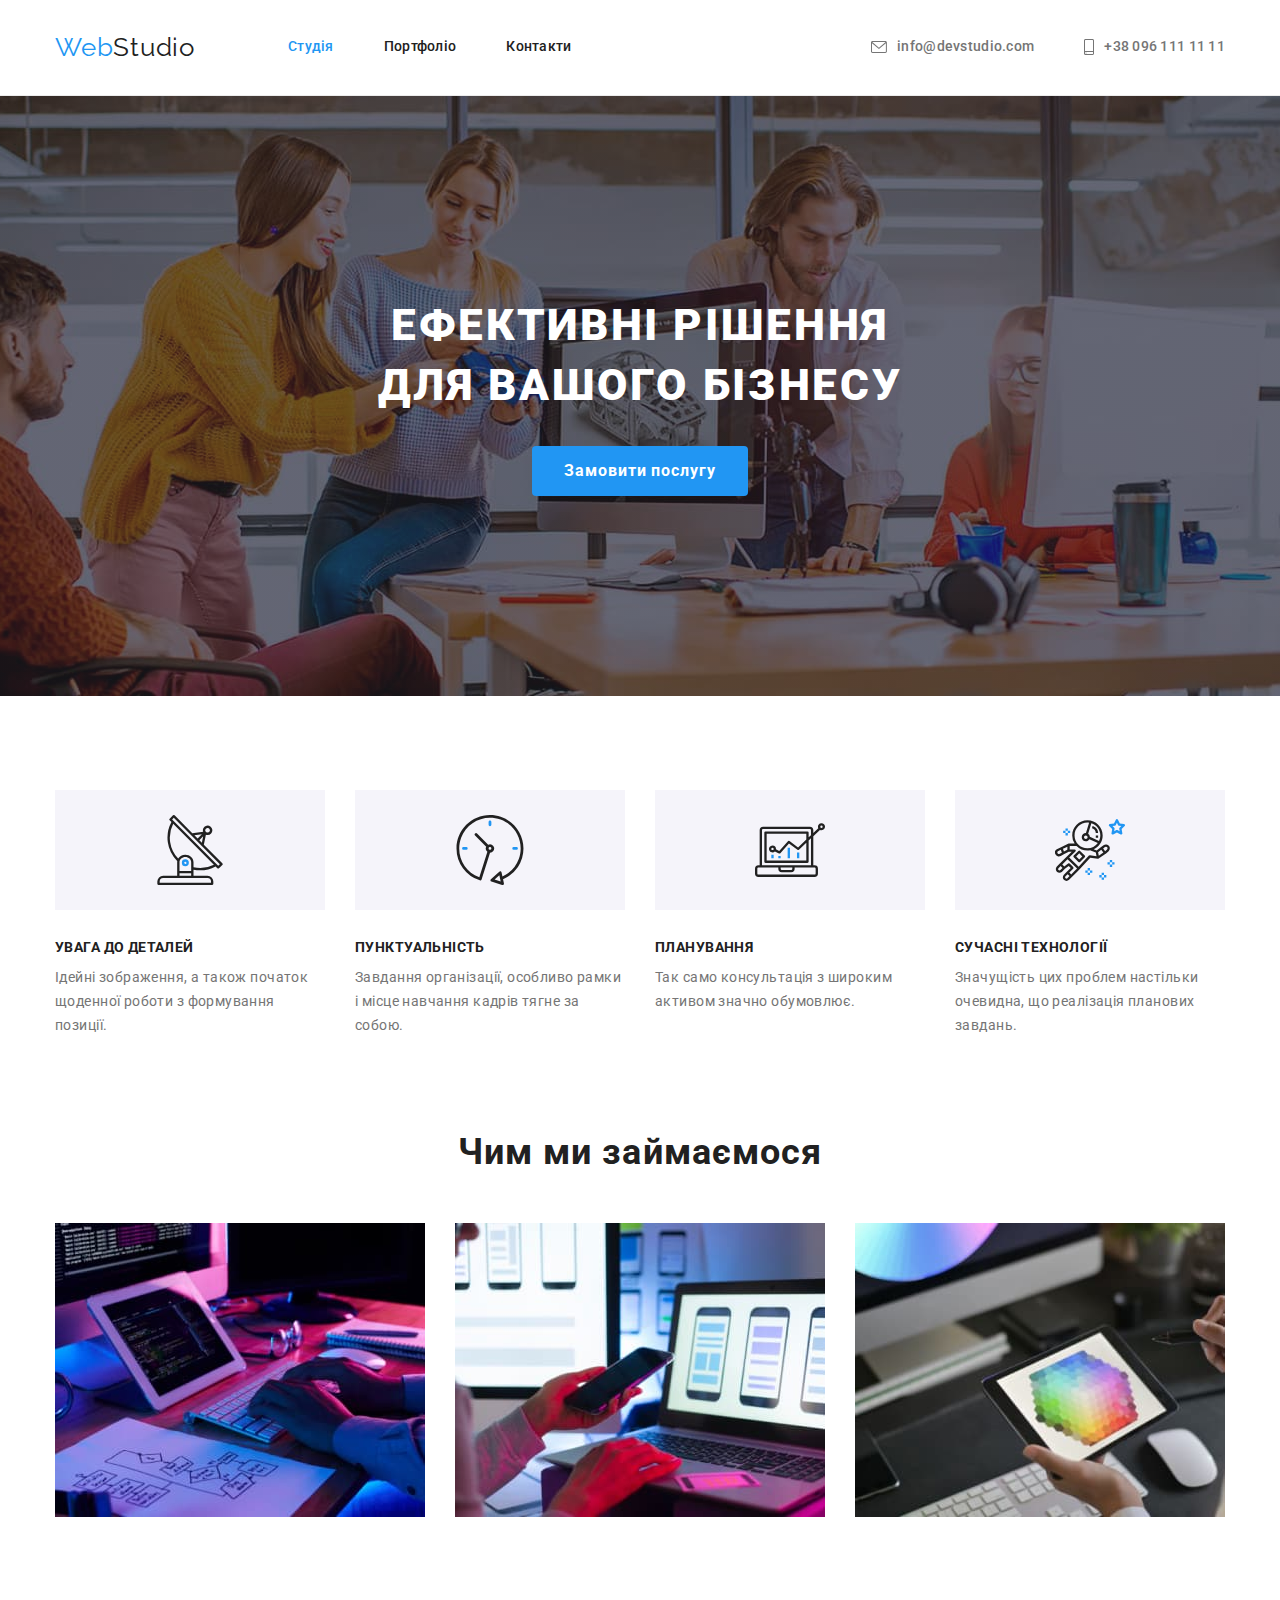
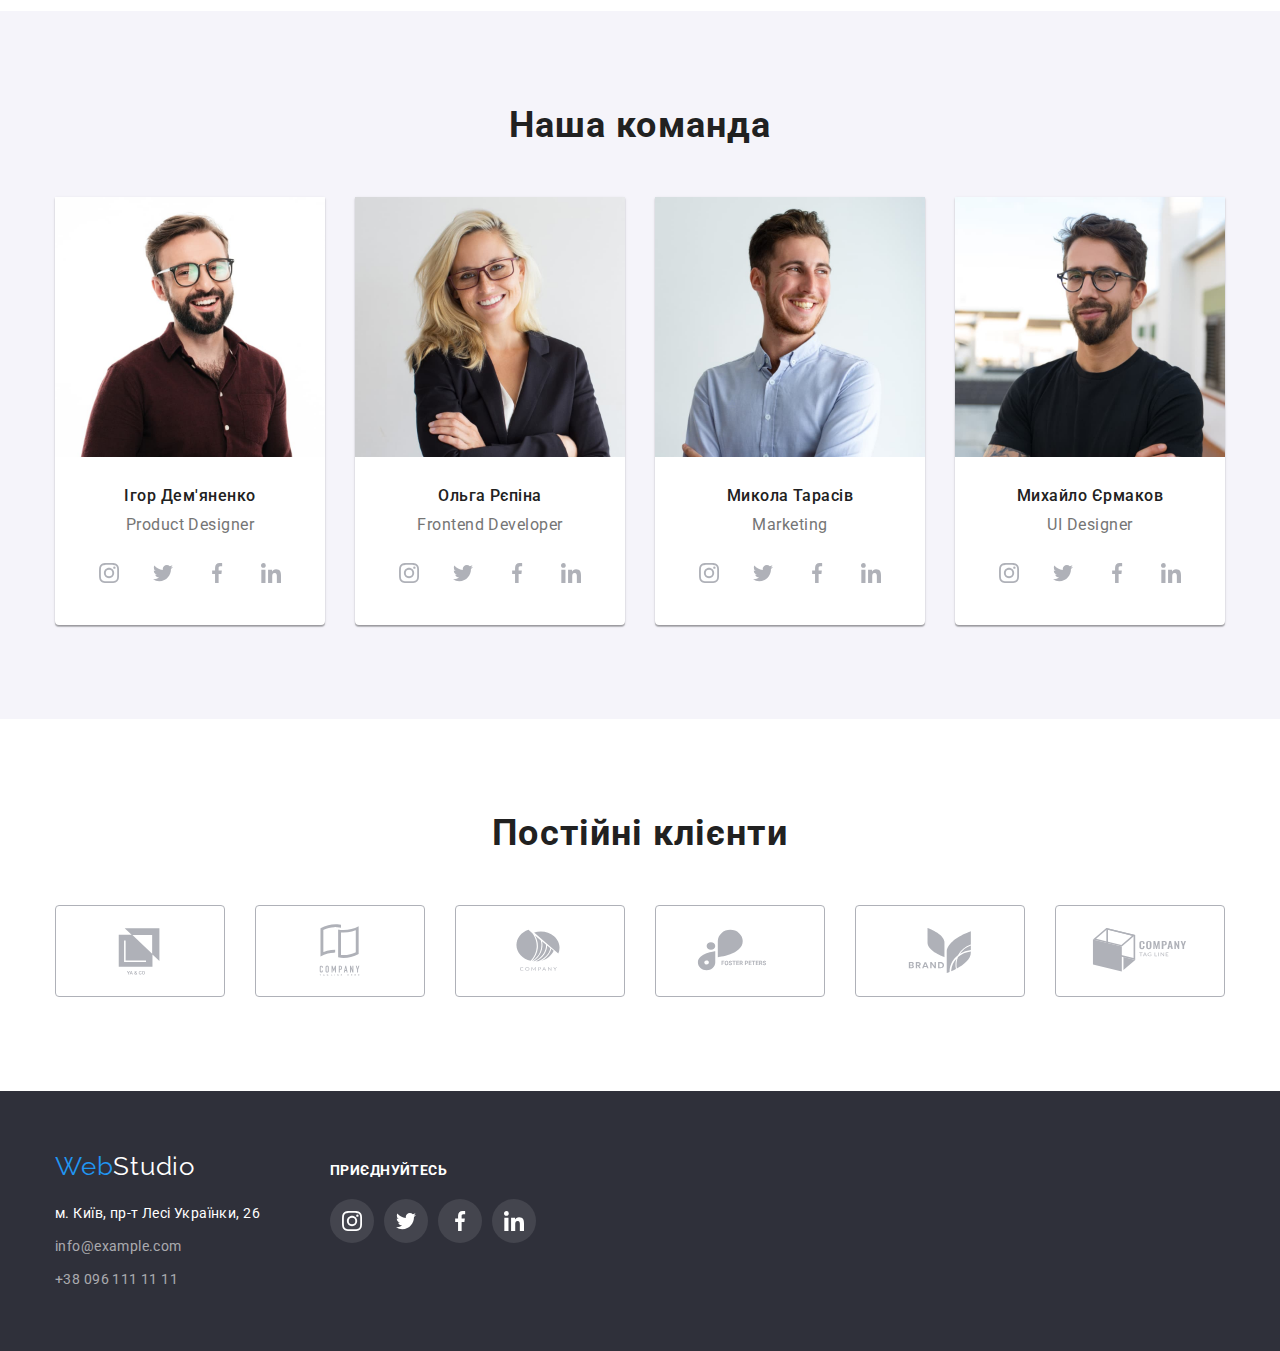
<file: index.html>
<!DOCTYPE html>
<html lang="uk">
  <head>
    <meta charset="UTF-8" />
    <meta http-equiv="X-UA-Compatible" content="IE=edge" />
    <meta name="viewport" content="width=device-width, initial-scale=1.0" />
    <title>Look Up</title>
    <link rel="preconnect" href="https://fonts.googleapis.com" />
    <link rel="preconnect" href="https://fonts.gstatic.com" crossorigin />
    <link
      href="https://fonts.googleapis.com/css2?family=Raleway:wght@700&family=Roboto:wght@400;500;700;900&display=swap"
      rel="stylesheet"
    />
    <link
      rel="stylesheet"
      href="https://cdnjs.cloudflare.com/ajax/libs/modern-normalize/1.1.0/modern-normalize.min.css"
    />
    <link rel="stylesheet" href="./css/styles.css" />
  </head>

  <body class="page">
    <header class="page-header">
      <div class="container container-header">
        <!-- CONTAINER NAV -->
        <nav class="container-nav">
          <!--Логотип сайту-->
          <a href="./" class="logo logo-header">Web<span class="logo-top">Studio</span></a>

          <!--Навігація на інші сайти-->
          <ul class="site-nav">
            <li class="site-nav-item">
              <a href="./index.html" class="site-nav-link current">Студія</a>
            </li>

            <li class="site-nav-item">
              <a href="./portfolio.html" class="site-nav-link">Портфоліо</a>
            </li>

            <li class="site-nav-item"><a href="" class="site-nav-link">Контакти</a></li>
          </ul>
        </nav>

        <!--CONTAINER CONTACT-->
        <ul class="contact container-contact">
          <li class="contact-item">
            <a href="mailto:info@devstudio.com" class="contact-link">
              <svg class="icon-envelope" width="16" height="12">
                <use href="./images/icons.svg#icon-envelope"></use>
              </svg>
              info@devstudio.com
            </a>
          </li>
          <li class="contact-item">
            <a href="tel:+380961111111" class="contact-link">
              <svg class="icon-smartphone" width="10" height="16">
                <use href="./images/icons.svg#icon-smartphone"></use>
              </svg>
              +38 096 111 11 11
            </a>
          </li>
        </ul>
      </div>
    </header>

    <main>
      <!--Основна секція герой-->
      <section class="hero">
        <div class="container">
          <h1 class="hero-title">Ефективні рішення<br />для вашого бізнесу</h1>
          <button type="button" class="button">Замовити послугу</button>
        </div>
      </section>

      <!--Перелік переваг-->
      <section class="section">
        <div class="container">
          <h2 class="section-title visually-hidden">Наші переваги</h2>
          <ul class="features">
            <li class="features-item">
              <div class="box-icon-features">
                <svg class="icon-fetures" width="70" height="70">
                  <use href="./images/icons.svg#icon-antenna"></use>
                </svg>
              </div>
              <h3 class="features-title">Увага до деталей</h3>
              <p class="features-text">
                Ідейні зображення, а також початок щоденної роботи з формування позиції.
              </p>
            </li>
            <li class="features-item">
              <div class="box-icon-features">
                <svg class="icon-fetures" width="70" height="70">
                  <use href="./images/icons.svg#icon-clock"></use>
                </svg>
              </div>
              <h3 class="features-title">Пунктуальність</h3>
              <p class="features-text">
                Завдання організації, особливо рамки і місце навчання кадрів тягне за собою.
              </p>
            </li>
            <li class="features-item">
              <div class="box-icon-features">
                <svg class="icon-fetures" width="70" height="70">
                  <use href="./images/icons.svg#icon-diagram"></use>
                </svg>
              </div>
              <h3 class="features-title">Планування</h3>
              <p class="features-text">Так само консультація з широким активом значно обумовлює.</p>
            </li>
            <li class="features-item">
              <div class="box-icon-features">
                <svg class="icon-fetures" width="70" height="70">
                  <use href="./images/icons.svg#icon-astronaut"></use>
                </svg>
              </div>
              <h3 class="features-title">Сучасні технології</h3>
              <p class="features-text">
                Значущість цих проблем настільки очевидна, що реалізація планових завдань.
              </p>
            </li>
          </ul>
        </div>
      </section>

      <!--Чим ми займаємося-->
      <section class="section work-section">
        <div class="container">
          <h2 class="section-title">Чим ми займаємося</h2>
          <ul class="work-list">
            <li class="work-item">
              <img src="./images/pic-1-2.jpg" alt="Руки на клавіатурі" width="370" />
            </li>

            <li class="work-item">
              <img src="./images/pic-2-2.jpg" alt="Рука тримає телефон" width="370" />
            </li>

            <li class="work-item">
              <img src="./images/pic-3-2.jpg" alt="Рука тримає планшет" width="370" />
            </li>
          </ul>
        </div>
      </section>

      <!--Наша команда-->
      <section class="section people">
        <div class="container">
          <h2 class="section-title">Наша команда</h2>
          <ul class="team">
            <li class="team-member">
              <img
                src="./images/person-1copy.jpg"
                alt="Усміхнений чоловік в окулярах, що схожий на Сергія Лиховиду"
                width="270"
              />
              <div class="box-title-text">
                <h3 class="team-title">Ігор Дем'яненко</h3>
                <p lang="en" class="team-text">Product Designer</p>
                <ul class="team-icon-list">
                  <li class="team-icon-item">
                    <a
                      href="http://instagram.com"
                      target="_blank"
                      rel="noreferrer noopener"
                      class="team-icon-link"
                    >
                      <svg class="team-icon" width="20" height="20">
                        <use href="./images/icons.svg#icon-instagram"></use>
                      </svg>
                    </a>
                  </li>
                  <li class="team-icon-item">
                    <a
                      href="http://twitter.com"
                      target="_blank"
                      rel="noreferrer noopener"
                      class="team-icon-link"
                    >
                      <svg class="team-icon" width="20" height="20">
                        <use href="./images/icons.svg#icon-twitter"></use>
                      </svg>
                    </a>
                  </li>
                  <li class="team-icon-item">
                    <a
                      href="http://facebook.com"
                      target="_blank"
                      rel="noreferrer noopener"
                      class="team-icon-link"
                    >
                      <svg class="team-icon" width="20" height="20">
                        <use href="./images/icons.svg#icon-facebook"></use>
                      </svg>
                    </a>
                  </li>
                  <li class="team-icon-item">
                    <a
                      href="http://linkedin.com"
                      target="_blank"
                      rel="noreferrer noopener"
                      class="team-icon-link"
                    >
                      <svg class="team-icon" width="20" height="20">
                        <use href="./images/icons.svg#icon-linkedin"></use>
                      </svg>
                    </a>
                  </li>
                </ul>
              </div>
            </li>
            <li class="team-member">
              <img src="./images/person-2copy.jpg" alt="Усміхнена жінка в окулярах" width="270" />
              <div class="box-title-text">
                <h3 class="team-title">Ольга Рєпіна</h3>
                <p lang="en" class="team-text">Frontend Developer</p>
                <ul class="team-icon-list">
                  <li class="team-icon-item">
                    <a
                      href="http://instagram.com"
                      target="_blank"
                      rel="noreferrer noopener"
                      class="team-icon-link"
                    >
                      <svg class="team-icon" width="20" height="20">
                        <use href="./images/icons.svg#icon-instagram"></use>
                      </svg>
                    </a>
                  </li>
                  <li class="team-icon-item">
                    <a
                      href="http://twitter.com"
                      target="_blank"
                      rel="noreferrer noopener"
                      class="team-icon-link"
                    >
                      <svg class="team-icon" width="20" height="20">
                        <use href="./images/icons.svg#icon-twitter"></use>
                      </svg>
                    </a>
                  </li>
                  <li class="team-icon-item">
                    <a
                      href="http://facebook.com"
                      target="_blank"
                      rel="noreferrer noopener"
                      class="team-icon-link"
                    >
                      <svg class="team-icon" width="20" height="20">
                        <use href="./images/icons.svg#icon-facebook"></use>
                      </svg>
                    </a>
                  </li>
                  <li class="team-icon-item">
                    <a
                      href="http://linkedin.com"
                      target="_blank"
                      rel="noreferrer noopener"
                      class="team-icon-link"
                    >
                      <svg class="team-icon" width="20" height="20">
                        <use href="./images/icons.svg#icon-linkedin"></use>
                      </svg>
                    </a>
                  </li>
                </ul>
              </div>
            </li>
            <li class="team-member">
              <img
                src="./images/person-3copy.jpg"
                alt="Усміхнений чоловік в блакитній сорочці"
                width="270"
              />
              <div class="box-title-text">
                <h3 class="team-title">Микола Тарасів</h3>
                <p lang="en" class="team-text">Marketing</p>
                <ul class="team-icon-list">
                  <li class="team-icon-item">
                    <a
                      href="http://instagram.com"
                      target="_blank"
                      rel="noreferrer noopener"
                      class="team-icon-link"
                    >
                      <svg class="team-icon" width="20" height="20">
                        <use href="./images/icons.svg#icon-instagram"></use>
                      </svg>
                    </a>
                  </li>
                  <li class="team-icon-item">
                    <a
                      href="http://twitter.com"
                      target="_blank"
                      rel="noreferrer noopener"
                      class="team-icon-link"
                    >
                      <svg class="team-icon" width="20" height="20">
                        <use href="./images/icons.svg#icon-twitter"></use>
                      </svg>
                    </a>
                  </li>
                  <li class="team-icon-item">
                    <a
                      href="http://facebook.com"
                      target="_blank"
                      rel="noreferrer noopener"
                      class="team-icon-link"
                    >
                      <svg class="team-icon" width="20" height="20">
                        <use href="./images/icons.svg#icon-facebook"></use>
                      </svg>
                    </a>
                  </li>
                  <li class="team-icon-item">
                    <a
                      href="http://linkedin.com"
                      target="_blank"
                      rel="noreferrer noopener"
                      class="team-icon-link"
                    >
                      <svg class="team-icon" width="20" height="20">
                        <use href="./images/icons.svg#icon-linkedin"></use>
                      </svg>
                    </a>
                  </li>
                </ul>
              </div>
            </li>
            <li class="team-member">
              <img
                src="./images/person-4copy.jpg"
                alt="Усміхнений працівник в окулярах і чорній футболці"
                width="270"
              />
              <div class="box-title-text">
                <h3 class="team-title">Михайло Єрмаков</h3>
                <p lang="en" class="team-text">UI Designer</p>
                <ul class="team-icon-list">
                  <li class="team-icon-item">
                    <a
                      href="http://instagram.com"
                      target="_blank"
                      rel="noreferrer noopener"
                      class="team-icon-link"
                    >
                      <svg class="team-icon" width="20" height="20">
                        <use href="./images/icons.svg#icon-instagram"></use>
                      </svg>
                    </a>
                  </li>
                  <li class="team-icon-item">
                    <a
                      href="http://twitter.com"
                      target="_blank"
                      rel="noreferrer noopener"
                      class="team-icon-link"
                    >
                      <svg class="team-icon" width="20" height="20">
                        <use href="./images/icons.svg#icon-twitter"></use>
                      </svg>
                    </a>
                  </li>
                  <li class="team-icon-item">
                    <a
                      href="http://facebook.com"
                      target="_blank"
                      rel="noreferrer noopener"
                      class="team-icon-link"
                    >
                      <svg class="team-icon" width="20" height="20">
                        <use href="./images/icons.svg#icon-facebook"></use>
                      </svg>
                    </a>
                  </li>
                  <li class="team-icon-item">
                    <a
                      href="http://linkedin.com"
                      target="_blank"
                      rel="noreferrer noopener"
                      class="team-icon-link"
                    >
                      <svg class="team-icon" width="20" height="20">
                        <use href="./images/icons.svg#icon-linkedin"></use>
                      </svg>
                    </a>
                  </li>
                </ul>
              </div>
            </li>
          </ul>
        </div>
      </section>

      <!-- Постійні клієнти -->
      <section class="section trademark">
        <div class="container">
          <h2 class="section-title">Постійні клієнти</h2>
          <ul class="trademark-list">
            <li class="trademark-item">
              <a href="" class="trademark-link">
                <svg class="icon-trademark" width="106" height="60">
                  <use href="./images/icons.svg#icon-logo-1"></use>
                </svg>
              </a>
            </li>
            <li class="trademark-item">
              <a href="" class="trademark-link">
                <svg class="icon-trademark" width="106" height="60">
                  <use href="./images/icons.svg#icon-logo-2"></use>
                </svg>
              </a>
            </li>
            <li class="trademark-item">
              <a href="" class="trademark-link">
                <svg class="icon-trademark" width="106" height="60">
                  <use href="./images/icons.svg#icon-logo-3"></use>
                </svg>
              </a>
            </li>
            <li class="trademark-item">
              <a href="" class="trademark-link">
                <svg class="icon-trademark" width="106" height="60">
                  <use href="./images/icons.svg#icon-logo-4"></use>
                </svg>
              </a>
            </li>
            <li class="trademark-item">
              <a href="" class="trademark-link">
                <svg class="icon-trademark" width="106" height="60">
                  <use href="./images/icons.svg#icon-logo-5"></use>
                </svg>
              </a>
            </li>
            <li class="trademark-item">
              <a href="" class="trademark-link">
                <svg class="icon-trademark" width="106" height="60">
                  <use href="./images/icons.svg#icon-logo-6"></use>
                </svg>
              </a>
            </li>
          </ul>
        </div>
      </section>
    </main>

    <!--Футер-->
    <footer class="page-footer">
      <!--Логотип сайту-->
      <div class="container footer-section">
        <div class="footer-address">
          <a href="./" class="logo">Web<span class="logo-bottom">Studio</span></a>

          <!--Адреса-->
          <address class="address">
            <ul class="address-list">
              <li class="address-item">
                <a href="https://u.to/r9whHA" class="map">м. Київ, пр-т Лесі Українки, 26</a>
              </li>
              <li class="address-item">
                <a href="mailto:info@example.com" class="info">info@example.com</a>
              </li>
              <li class="address-item">
                <a href="tel:+380961111111" class="info">+38 096 111 11 11</a>
              </li>
            </ul>
          </address>
        </div>
        <div class="footer-social">
          <h3 class="social-title">ПРИЄДНУЙТЕСЬ</h3>
          <ul class="social-list">
            <li class="social-item">
              <a
                href="http://instagram.com"
                target="_blank"
                rel="noreferrer noopener"
                class="footer-icon-link"
              >
                <svg class="footer-icon" width="20" height="20">
                  <use href="./images/icons.svg#icon-instagram-footer"></use>
                </svg>
              </a>
            </li>
            <li class="social-item">
              <a
                href="http://twitter.com"
                target="_blank"
                rel="noreferrer noopener"
                class="footer-icon-link"
              >
                <svg class="footer-icon" width="20" height="20">
                  <use href="./images/icons.svg#icon-twitter-footer"></use>
                </svg>
              </a>
            </li>
            <li class="social-item">
              <a
                href="http://facebook.com"
                target="_blank"
                rel="noreferrer noopener"
                class="footer-icon-link"
              >
                <svg class="footer-icon" width="20" height="20">
                  <use href="./images/icons.svg#icon-facebook-footer"></use>
                </svg>
              </a>
            </li>
            <li class="social-item">
              <a
                href="http://linkedin.com"
                target="_blank"
                rel="noreferrer noopener"
                class="footer-icon-link"
              >
                <svg class="footer-icon" width="20" height="20">
                  <use href="./images/icons.svg#icon-linkedin-footer"></use>
                </svg>
              </a>
            </li>
          </ul>
        </div>
      </div>
    </footer>
  </body>
</html>
</file>
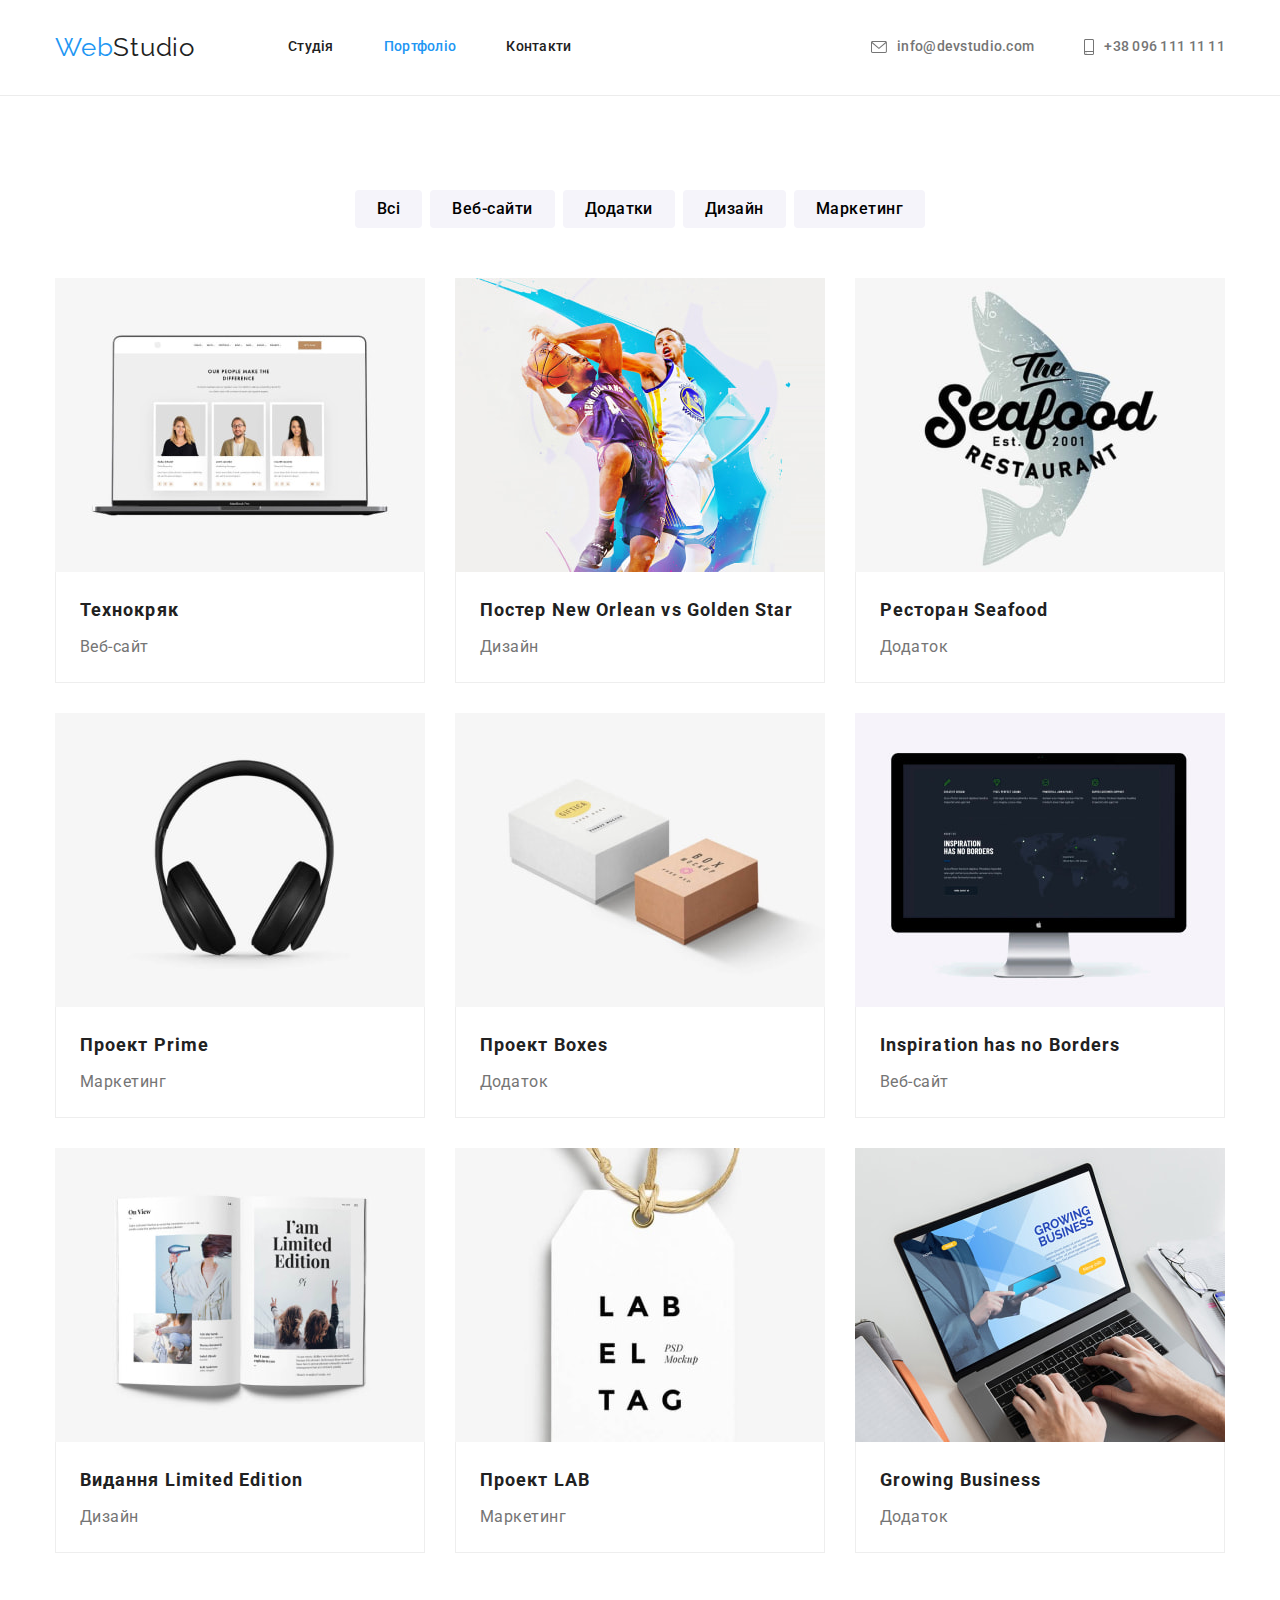
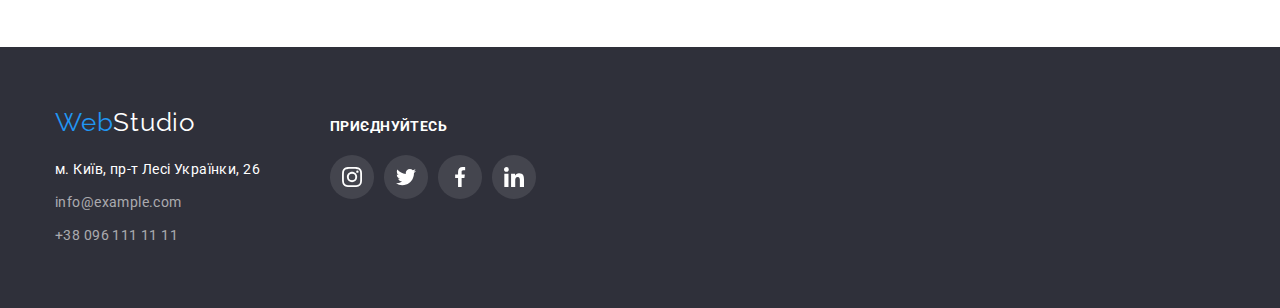
<file: portfolio.html>
<!DOCTYPE html>
<html lang="uk">
  <head>
    <meta charset="UTF-8" />
    <meta http-equiv="X-UA-Compatible" content="IE=edge" />
    <meta name="viewport" content="width=device-width, initial-scale=1.0" />
    <title>Look Up</title>
    <link rel="preconnect" href="https://fonts.googleapis.com" />
    <link rel="preconnect" href="https://fonts.gstatic.com" crossorigin />
    <link
      href="https://fonts.googleapis.com/css2?family=Raleway:wght@700&family=Roboto:wght@400;500;700;900&display=swap"
      rel="stylesheet"
    />
    <link
      rel="stylesheet"
      href="https://cdnjs.cloudflare.com/ajax/libs/modern-normalize/1.1.0/modern-normalize.min.css"
    />
    <link rel="stylesheet" href="./css/styles.css" />
  </head>

  <body class="page">
    <header class="page-header">
      <div class="container container-header">
        <!-- CONTAINER NAV -->
        <nav class="container-nav">
          <!--Логотип сайту-->
          <a href="./" class="logo logo-header">Web<span class="logo-top">Studio</span></a>

          <!--Навігація на інші сайти-->
          <ul class="site-nav">
            <li class="site-nav-item">
              <a href="./index.html" class="site-nav-link">Студія</a>
            </li>

            <li class="site-nav-item">
              <a href="./portfolio.html" class="site-nav-link current">Портфоліо</a>
            </li>

            <li class="site-nav-item"><a href="" class="site-nav-link">Контакти</a></li>
          </ul>
        </nav>

        <!--CONTAINER CONTACT-->
        <ul class="contact container-contact">
          <li class="contact-item">
            <a href="mailto:info@devstudio.com" class="contact-link">
              <svg class="icon-envelope" width="16" height="12">
                <use href="./images/icons.svg#icon-envelope"></use>
              </svg>
              info@devstudio.com
            </a>
          </li>
          <li class="contact-item">
            <a href="tel:+380961111111" class="contact-link">
              <svg class="icon-smartphone" width="10" height="16">
                <use href="./images/icons.svg#icon-smartphone"></use>
              </svg>
              +38 096 111 11 11
            </a>
          </li>
        </ul>
      </div>
    </header>

    <main>
      <!--Портфоліо-->
      <section class="section">
        <div class="container">
          <h1 class="portfolio-title visually-hidden">Наші проекти</h1>

          <!--Фільтр проектів-->
          <ul class="portfolio-list">
            <li class="portfolio-item"><button type="button" class="portfolio-btn">Всі</button></li>
            <li class="portfolio-item">
              <button type="button" class="portfolio-btn">Веб-сайти</button>
            </li>
            <li class="portfolio-item">
              <button type="button" class="portfolio-btn">Додатки</button>
            </li>
            <li class="portfolio-item">
              <button type="button" class="portfolio-btn">Дизайн</button>
            </li>
            <li class="portfolio-item">
              <button type="button" class="portfolio-btn">Маркетинг</button>
            </li>
          </ul>

          <!--Проекти-->
          <ul class="project-list">
            <li class="project-item">
              <a href="" class="project-link">
                <img
                  src="./images/portfolio/img-1-1.jpeg"
                  alt="Сайт на моніторі"
                  width="370"
                  height="294"
                />
                <div class="project-title-text">
                  <h2 class="project-title">Технокряк</h2>
                  <p class="project-text">Веб-сайт</p>
                </div>
              </a>
            </li>
            <li class="project-item">
              <a href="" class="project-link">
                <img
                  src="./images/portfolio/img-2-2.jpeg"
                  alt="Постер двох баскетболістів"
                  width="370"
                  height="294"
                />
                <div class="project-title-text">
                  <h2 class="project-title">
                    Постер <span lang="en">New Orlean vs Golden Star</span>
                  </h2>
                  <p class="project-text">Дизайн</p>
                </div>
              </a>
            </li>
            <li class="project-item">
              <a href="" class="project-link">
                <img
                  src="./images/portfolio/img-3-3.jpeg"
                  alt="Емблема ресторану морських продуктів"
                  width="370"
                  height="294"
                />
                <div class="project-title-text">
                  <h2 class="project-title">Ресторан <span lang="en">Seafood</span></h2>
                  <p class="project-text">Додаток</p>
                </div>
              </a>
            </li>
            <li class="project-item">
              <a href="" class="project-link">
                <img
                  src="./images/portfolio/img-4-4.jpeg"
                  alt="Навушники"
                  width="370"
                  height="294"
                />
                <div class="project-title-text">
                  <h2 class="project-title">Проект <span lang="en">Prime</span></h2>
                  <p class="project-text">Маркетинг</p>
                </div>
              </a>
            </li>
            <li class="project-item">
              <a href="" class="project-link">
                <img
                  src="./images/portfolio/img-5-5.jpeg"
                  alt="Дві коробки"
                  width="370"
                  height="294"
                />
                <div class="project-title-text">
                  <h2 class="project-title">Проект <span lang="en">Boxes</span></h2>
                  <p class="project-text">Додаток</p>
                </div>
              </a>
            </li>
            <li class="project-item">
              <a href="" class="project-link">
                <img
                  src="./images/portfolio/img-6-6.jpeg"
                  alt="Екран з темною картинкою"
                  width="370"
                  height="294"
                />
                <div class="project-title-text">
                  <h2 lang="en" class="project-title">Inspiration has no Borders</h2>
                  <p class="project-text">Веб-сайт</p>
                </div>
              </a>
            </li>
            <li class="project-item">
              <a href="" class="project-link">
                <img
                  src="./images/portfolio/img-7-7.jpeg"
                  alt="Відкрита книга"
                  width="370"
                  height="294"
                />
                <div class="project-title-text">
                  <h2 class="project-title">Видання <span lang="en">Limited Edition</span></h2>
                  <p class="project-text">Дизайн</p>
                </div>
              </a>
            </li>
            <li class="project-item">
              <a href="" class="project-link">
                <img src="./images/portfolio/img-8-8.jpeg" alt="Ярлик" width="370" height="294" />
                <div class="project-title-text">
                  <h2 class="project-title">Проект <span lang="en">LAB</span></h2>
                  <p class="project-text">Маркетинг</p>
                </div>
              </a>
            </li>
            <li class="project-item">
              <a href="" class="project-link">
                <img
                  src="./images/portfolio/img-9-9.jpeg"
                  alt="Людина друкує на ноутбуці"
                  width="370"
                  height="294"
                />
                <div class="project-title-text">
                  <h2 class="project-title">Growing Business</h2>
                  <p class="project-text">Додаток</p>
                </div>
              </a>
            </li>
          </ul>
        </div>
      </section>
    </main>

    <!--Футер-->
    <footer class="page-footer">
      <!--Логотип сайту-->
      <div class="container footer-section">
        <div class="footer-address">
          <a href="./" class="logo">Web<span class="logo-bottom">Studio</span></a>

          <!--Адреса-->
          <address class="address">
            <ul class="address-list">
              <li class="address-item">
                <a href="https://u.to/r9whHA" class="map">м. Київ, пр-т Лесі Українки, 26</a>
              </li>
              <li class="address-item">
                <a href="mailto:info@example.com" class="info">info@example.com</a>
              </li>
              <li class="address-item">
                <a href="tel:+380961111111" class="info">+38 096 111 11 11</a>
              </li>
            </ul>
          </address>
        </div>
        <div class="footer-social">
          <h3 class="social-title">ПРИЄДНУЙТЕСЬ</h3>
          <ul class="social-list">
            <li class="social-item">
              <a
                href="http://instagram.com"
                target="_blank"
                rel="noreferrer noopener"
                class="footer-icon-link"
              >
                <svg class="footer-icon" width="20" height="20">
                  <use href="./images/icons.svg#icon-instagram-footer"></use>
                </svg>
              </a>
            </li>
            <li class="social-item">
              <a
                href="http://twitter.com"
                target="_blank"
                rel="noreferrer noopener"
                class="footer-icon-link"
              >
                <svg class="footer-icon" width="20" height="20">
                  <use href="./images/icons.svg#icon-twitter-footer"></use>
                </svg>
              </a>
            </li>
            <li class="social-item">
              <a
                href="http://facebook.com"
                target="_blank"
                rel="noreferrer noopener"
                class="footer-icon-link"
              >
                <svg class="footer-icon" width="20" height="20">
                  <use href="./images/icons.svg#icon-facebook-footer"></use>
                </svg>
              </a>
            </li>
            <li class="social-item">
              <a
                href="http://linkedin.com"
                target="_blank"
                rel="noreferrer noopener"
                class="footer-icon-link"
              >
                <svg class="footer-icon" width="20" height="20">
                  <use href="./images/icons.svg#icon-linkedin-footer"></use>
                </svg>
              </a>
            </li>
          </ul>
        </div>
      </div>
    </footer>
  </body>
</html>
</file>
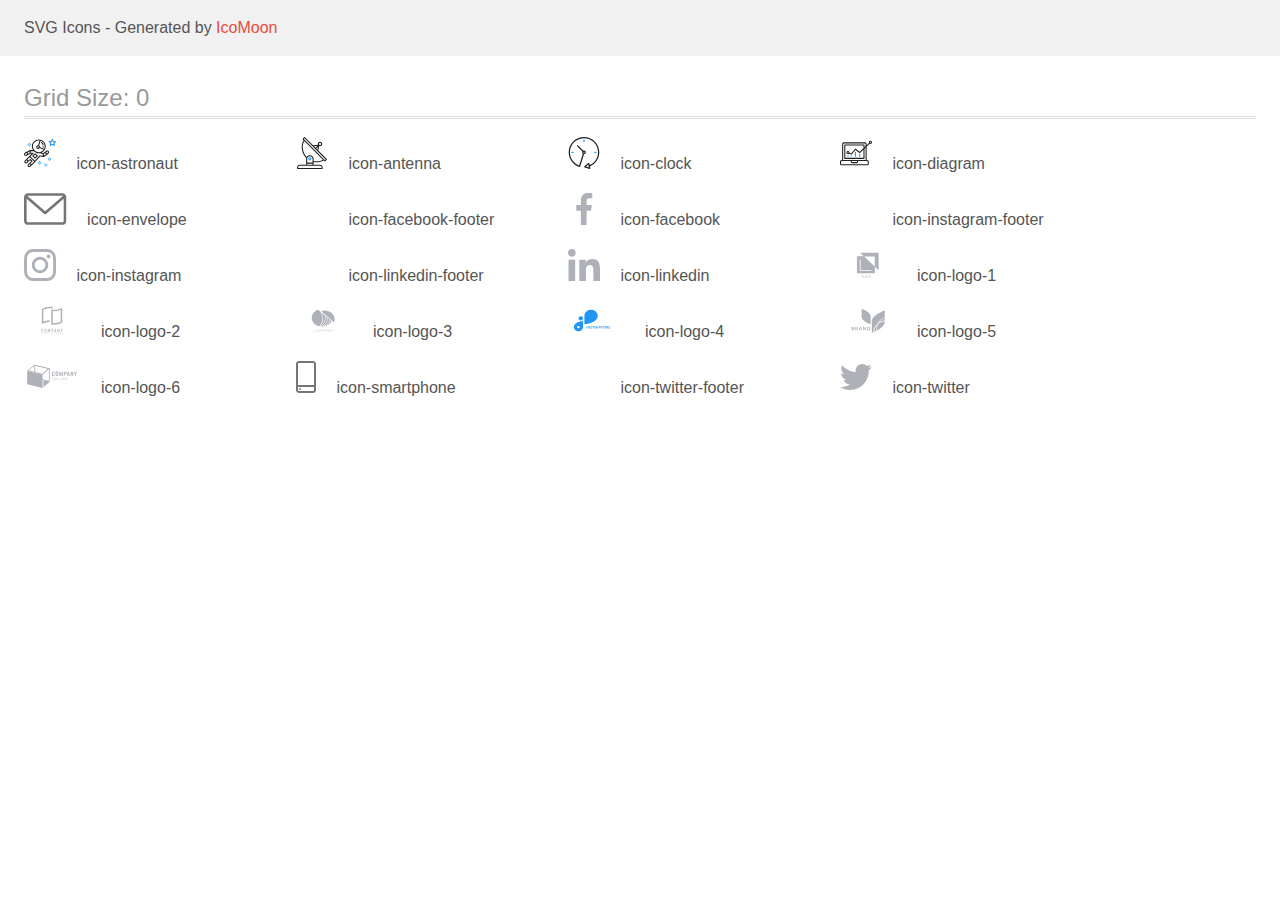
<file: images/hw-04/studio-icons/icomoon-new/demo.html>
<!doctype html>
<html>
<head>
    <title>IcoMoon - SVG Icons</title>
    <meta charset="utf-8">
    <meta name="viewport" content="width=device-width, initial-scale=1">
    <link rel="stylesheet" href="demo-files/demo.css">
    <link rel="stylesheet" href="style.css">
</head>
<body>
<svg aria-hidden="true" style="position: absolute; width: 0; height: 0; overflow: hidden;" version="1.1" xmlns="http://www.w3.org/2000/svg" xmlns:xlink="http://www.w3.org/1999/xlink">
<defs>
<symbol id="icon-astronaut" viewBox="0 0 32 32">
<path fill="#2196f3" style="fill: var(--color1, #2196f3)" d="M31.974 4.524c-0.063-0.193-0.229-0.333-0.43-0.363l-1.91-0.278-0.855-1.731c-0.179-0.365-0.777-0.365-0.956 0l-0.855 1.731-1.91 0.278c-0.201 0.029-0.367 0.17-0.431 0.363-0.062 0.193-0.011 0.405 0.135 0.547l1.383 1.348-0.326 1.903c-0.034 0.2 0.048 0.402 0.212 0.522 0.166 0.121 0.382 0.135 0.562 0.040l1.709-0.899 1.709 0.899c0.078 0.041 0.164 0.061 0.249 0.061 0.11 0 0.221-0.034 0.314-0.102 0.164-0.119 0.246-0.322 0.212-0.522l-0.326-1.903 1.383-1.348c0.145-0.142 0.197-0.354 0.135-0.547zM29.511 5.851c-0.125 0.122-0.183 0.299-0.153 0.472l0.191 1.114-1-0.526c-0.078-0.041-0.163-0.061-0.249-0.061s-0.17 0.020-0.249 0.061l-1.001 0.526 0.191-1.114c0.030-0.173-0.028-0.349-0.153-0.472l-0.81-0.789 1.119-0.163c0.174-0.025 0.324-0.134 0.402-0.292l0.5-1.013 0.5 1.013c0.078 0.157 0.228 0.267 0.402 0.292l1.119 0.163-0.809 0.789z"></path>
<path fill="#2196f3" style="fill: var(--color1, #2196f3)" d="M26.134 20.522h-1.067v1.067h1.067v-1.067z"></path>
<path fill="#2196f3" style="fill: var(--color1, #2196f3)" d="M26.134 22.656h-1.067v1.067h1.067v-1.067z"></path>
<path fill="#2196f3" style="fill: var(--color1, #2196f3)" d="M27.2 21.589h-1.067v1.067h1.067v-1.067z"></path>
<path fill="#2196f3" style="fill: var(--color1, #2196f3)" d="M25.067 21.589h-1.067v1.067h1.067v-1.067z"></path>
<path fill="#2196f3" style="fill: var(--color1, #2196f3)" d="M22.4 26.389h-1.067v1.067h1.067v-1.067z"></path>
<path fill="#2196f3" style="fill: var(--color1, #2196f3)" d="M22.4 28.522h-1.067v1.067h1.067v-1.067z"></path>
<path fill="#2196f3" style="fill: var(--color1, #2196f3)" d="M23.467 27.456h-1.067v1.067h1.067v-1.067z"></path>
<path fill="#2196f3" style="fill: var(--color1, #2196f3)" d="M21.333 27.456h-1.067v1.067h1.067v-1.067z"></path>
<path fill="#2196f3" style="fill: var(--color1, #2196f3)" d="M16 24.256h-1.067v1.067h1.067v-1.067z"></path>
<path fill="#2196f3" style="fill: var(--color1, #2196f3)" d="M16 26.389h-1.067v1.067h1.067v-1.067z"></path>
<path fill="#2196f3" style="fill: var(--color1, #2196f3)" d="M17.067 25.322h-1.067v1.067h1.067v-1.067z"></path>
<path fill="#2196f3" style="fill: var(--color1, #2196f3)" d="M14.933 25.322h-1.067v1.067h1.067v-1.067z"></path>
<path fill="#2196f3" style="fill: var(--color1, #2196f3)" d="M5.867 6.122h-1.067v1.067h1.067v-1.067z"></path>
<path fill="#2196f3" style="fill: var(--color1, #2196f3)" d="M5.867 8.255h-1.067v1.067h1.067v-1.067z"></path>
<path fill="#2196f3" style="fill: var(--color1, #2196f3)" d="M6.933 7.189h-1.067v1.067h1.067v-1.067z"></path>
<path fill="#2196f3" style="fill: var(--color1, #2196f3)" d="M4.8 7.189h-1.067v1.067h1.067v-1.067z"></path>
<path fill="#212121" style="fill: var(--color2, #212121)" d="M24.715 14.159c-0.287-0.388-0.709-0.637-1.188-0.705-0.481-0.068-0.956 0.058-1.34 0.352l-1.252 0.96-1.898 1.417-1.358-0.541c2.421-1.086 4.114-3.508 4.114-6.32 0-3.823-3.123-6.933-6.961-6.933s-6.961 3.11-6.961 6.933c0 1.386 0.414 2.674 1.12 3.758l-2.764-0.024c-0.002 0-0.003 0-0.005 0-0.009 0-0.015 0.004-0.023 0.005-0.053 0.002-0.105 0.013-0.155 0.031-0.013 0.005-0.026 0.008-0.038 0.013-0.006 0.003-0.013 0.003-0.019 0.006l-3.233 1.596c-0.001 0-0.001 0-0.001 0.001l-1.893 0.911c-0.021 0.009-0.042 0.021-0.063 0.035-0.755 0.502-1.012 1.489-0.598 2.295 0.22 0.429 0.595 0.745 1.056 0.889 0.178 0.055 0.359 0.083 0.539 0.083 0.29 0 0.577-0.071 0.839-0.211l1.388-0.738 2.264-1.169 1.357-0.008-5.442 5.416c-0.001 0.001-0.001 0.001-0.002 0.001l-1.339 1.333c-0.316 0.315-0.49 0.732-0.49 1.178s0.174 0.863 0.49 1.179c0.325 0.323 0.752 0.485 1.179 0.485s0.854-0.162 1.18-0.485l1.314-1.309 1.741-1.3 0.901 0.897-1.762 1.754c-0 0.001-0.001 0.001-0.002 0.001l-1.339 1.333c-0.316 0.315-0.49 0.732-0.49 1.178s0.174 0.863 0.49 1.179c0.325 0.323 0.753 0.485 1.18 0.485s0.855-0.162 1.18-0.485l3.482-3.467c0.001-0.001 0.001-0.001 0.001-0.002l1.010-1-0.004-0.004c0.006-0.006 0.015-0.009 0.022-0.015l5.166-5.658 3.471 0.494c0.025 0.004 0.050 0.005 0.075 0.005 0.065 0 0.127-0.015 0.187-0.038 0.018-0.006 0.033-0.015 0.050-0.023 0.019-0.010 0.039-0.015 0.058-0.027l3.213-2.133c0.012-0.008 0.018-0.021 0.029-0.029 0.013-0.010 0.029-0.014 0.041-0.026l1.271-1.191c0.662-0.62 0.753-1.635 0.212-2.362zM2.13 17.77c-0.173 0.093-0.37 0.111-0.558 0.052-0.187-0.058-0.338-0.186-0.427-0.358-0.161-0.314-0.068-0.695 0.214-0.902l1.314-0.632 0.449 1.312-0.992 0.528zM5.628 15.942l-1.548 0.8-0.439-1.283 2.027-1.001-0.040 1.484zM20.727 9.322c0 0.918-0.219 1.785-0.599 2.559l-4.181-1.899c-0.044-0.573-0.341-1.075-0.788-1.388l1.464-4.86c2.378 0.756 4.105 2.974 4.105 5.588zM8.938 9.322c0-3.235 2.644-5.867 5.894-5.867 0.253 0 0.5 0.021 0.745 0.052l-1.432 4.754c-0.019-0.001-0.037-0.006-0.057-0.006-1.033 0-1.873 0.837-1.873 1.867s0.84 1.867 1.873 1.867c0.694 0 1.294-0.383 1.618-0.945l3.862 1.755c-1.075 1.446-2.795 2.39-4.737 2.39-3.25 0-5.894-2.632-5.894-5.867zM14.894 10.122c0 0.441-0.362 0.8-0.806 0.8s-0.806-0.359-0.806-0.8c0-0.441 0.362-0.8 0.806-0.8s0.806 0.359 0.806 0.8zM2.465 25.146c-0.236 0.234-0.619 0.234-0.854 0.001-0.114-0.114-0.176-0.263-0.176-0.423s0.062-0.309 0.176-0.421l0.962-0.958 0.851 0.848-0.959 0.955zM5.679 28.88c-0.236 0.234-0.619 0.235-0.855 0.001-0.114-0.114-0.176-0.263-0.176-0.423s0.062-0.309 0.176-0.421l0.963-0.959 0.852 0.848-0.96 0.955zM9.16 25.411c-0.001 0-0.001 0-0.002 0.001l-1.765 1.76-0.852-0.848 1.763-1.755c0 0 0 0 0-0s0.001-0.001 0.002-0.001c0.040-0.040 0.065-0.088 0.090-0.135 0.007-0.014 0.020-0.026 0.026-0.040 0.017-0.041 0.019-0.085 0.026-0.129 0.003-0.025 0.014-0.047 0.014-0.073 0-0.036-0.013-0.070-0.020-0.106-0.006-0.032-0.006-0.065-0.019-0.095-0.020-0.050-0.055-0.094-0.091-0.138-0.010-0.012-0.014-0.027-0.025-0.038 0 0 0 0-0.001 0s-0.001-0.002-0.001-0.002l-1.607-1.6c-0.017-0.017-0.039-0.024-0.058-0.038-0.028-0.022-0.055-0.042-0.087-0.058-0.030-0.015-0.061-0.024-0.093-0.033-0.034-0.010-0.067-0.017-0.103-0.020-0.033-0.002-0.063 0.001-0.095 0.005-0.036 0.004-0.069 0.009-0.104 0.020-0.034 0.011-0.063 0.027-0.094 0.045-0.020 0.011-0.042 0.015-0.061 0.029l-1.773 1.324-0.901-0.897 2.399-2.386 4.361 4.289-0.928 0.919zM15.979 18.394c-0.015-0.002-0.030 0.004-0.045 0.003-0.039-0.002-0.076 0.001-0.115 0.007-0.030 0.005-0.059 0.011-0.088 0.021-0.034 0.012-0.065 0.028-0.097 0.047-0.030 0.018-0.057 0.037-0.083 0.061-0.013 0.011-0.028 0.017-0.040 0.029l-4.698 5.146-4.328-4.257 2.833-2.818c0.209-0.208 0.21-0.546 0.002-0.755-0.105-0.105-0.243-0.157-0.381-0.156v-0.001l-2.219 0.013 0.028-1.607 3.104 0.027c1.265 1.294 3.029 2.101 4.981 2.101 0.437 0 0.864-0.045 1.279-0.123 0.040 0.032 0.079 0.065 0.13 0.085l2.41 0.96 0.331 1.644-3.003-0.427zM20.020 18.572l-0.313-1.558 1.446-1.080 0.947 1.257-2.080 1.381zM23.774 15.741l-0.838 0.785-0.931-1.236 0.831-0.637c0.155-0.119 0.351-0.168 0.543-0.143 0.193 0.027 0.364 0.128 0.48 0.284 0.217 0.292 0.18 0.699-0.085 0.947z"></path>
<path fill="#212121" style="fill: var(--color2, #212121)" d="M13.602 18.544l-2.143-2.133c-0.207-0.207-0.545-0.207-0.753 0l-2.142 2.133c-0.1 0.101-0.157 0.236-0.157 0.378s0.056 0.278 0.157 0.378l2.142 2.133c0.104 0.103 0.241 0.155 0.377 0.155s0.273-0.052 0.376-0.155l2.143-2.133c0.1-0.1 0.157-0.236 0.157-0.378s-0.057-0.278-0.157-0.378zM11.083 20.303l-1.387-1.381 1.387-1.381 1.387 1.381-1.387 1.381z"></path>
<path fill="#212121" style="fill: var(--color2, #212121)" d="M17.164 5.071l-0.258 1.036c0.071 0.018 1.738 0.452 1.738 2.149h1.067c-0-2.017-1.666-2.965-2.547-3.185z"></path>
<path fill="#212121" style="fill: var(--color2, #212121)" d="M19.711 9.322h-1.067v1.067h1.067v-1.067z"></path>
</symbol>
<symbol id="icon-antenna" viewBox="0 0 32 32">
<path fill="#212121" style="fill: var(--color2, #212121)" d="M30.773 22.098l-8.443-8.505 0.937-4.615c0.242 0.094 0.499 0.144 0.758 0.146h0.006c1.192 0.014 2.17-0.941 2.184-2.133s-0.941-2.17-2.133-2.184c-1.192-0.014-2.17 0.941-2.184 2.133-0.003 0.255 0.039 0.509 0.125 0.749l-4.96 0.605-8.091-8.133c-0.099-0.101-0.235-0.159-0.377-0.16-0.14 0.001-0.274 0.056-0.373 0.155l-1.513 1.504c-0.208 0.208-0.208 0.546 0 0.754l0.814 0.826c-3.153 5.798-2.129 12.978 2.519 17.663 0.043 0.041 0.092 0.074 0.146 0.098-0.034 0.18-0.051 0.364-0.052 0.547v6.187h-6.4c-1.472 0.002-2.665 1.195-2.667 2.667v1.067c0 0.295 0.239 0.533 0.533 0.533h24.533c0.295 0 0.533-0.239 0.533-0.533v-1.067c-0.002-1.472-1.195-2.665-2.667-2.667h-6.4v-2.742c1.003 0.21 2.024 0.317 3.049 0.32 2.458-0.003 4.877-0.615 7.040-1.783l0.818 0.823c0.099 0.101 0.235 0.159 0.377 0.16 0.14-0.001 0.274-0.056 0.373-0.155l1.513-1.504c0.208-0.208 0.208-0.546 0-0.754zM23.28 6.233c0.418-0.415 1.093-0.414 1.508 0.004s0.414 1.093-0.004 1.508c-0.2 0.199-0.47 0.31-0.752 0.31h-0.003c-0.589-0.003-1.064-0.483-1.061-1.072 0.002-0.282 0.115-0.552 0.314-0.751h-0.002zM22.024 9.738l-0.598 2.946-1.175-1.182 1.774-1.763zM21.419 8.836l-1.92 1.909-1.485-1.493 3.405-0.415zM24.004 28.8c0.884 0 1.6 0.716 1.6 1.6v0.533h-23.467v-0.533c0-0.884 0.716-1.6 1.6-1.6h20.267zM16.537 26.667v1.067h-5.333v-1.067h5.333zM11.204 25.6v-4.053c0-1.294 1.196-2.347 2.667-2.347s2.667 1.053 2.667 2.347v4.053h-5.333zM17.604 23.904v-2.357c0-1.882-1.675-3.413-3.733-3.413-1.331-0.020-2.576 0.657-3.281 1.786-4.058-4.274-4.971-10.645-2.279-15.887l18.602 18.708c-2.872 1.461-6.165 1.873-9.309 1.163zM28.893 23.22l-21.057-21.181 0.755-0.752 7.935 7.98c0.004 0 0.006 0.007 0.010 0.010l13.115 13.191-0.757 0.752z"></path>
<path fill="#2196f3" style="fill: var(--color1, #2196f3)" d="M13.876 20.267h-0.005c-0.884-0.001-1.601 0.714-1.602 1.598s0.714 1.601 1.598 1.602h0.005c0.884 0.001 1.601-0.714 1.602-1.598s-0.714-1.601-1.598-1.602zM14.249 22.245c-0.1 0.1-0.236 0.156-0.378 0.155-0.295-0.002-0.532-0.242-0.531-0.536 0.001-0.141 0.057-0.276 0.157-0.375s0.233-0.154 0.373-0.155c0.295 0.002 0.532 0.241 0.53 0.536-0.001 0.141-0.057 0.276-0.157 0.375h0.005z"></path>
</symbol>
<symbol id="icon-clock" viewBox="0 0 32 32">
<path fill="#212121" style="fill: var(--color2, #212121)" d="M31.297 15.301c-0.002-8.452-6.855-15.303-15.308-15.301s-15.303 6.855-15.301 15.308c0.001 6.658 4.307 12.551 10.649 14.576 0.061 0.019 0.124 0.029 0.187 0.029 0.121-0 0.239-0.032 0.342-0.094 0.135-0.080 0.236-0.207 0.283-0.356l3.865-12.25c1.057-0.005 1.909-0.866 1.903-1.923s-0.866-1.909-1.923-1.903c-0.284 0.001-0.565 0.067-0.82 0.191l-5.106-5.107c-0.253-0.245-0.657-0.238-0.902 0.016-0.239 0.247-0.239 0.639 0 0.886l5.103 5.109c-0.392 0.799-0.168 1.764 0.536 2.309l-3.683 11.673c-7.278-2.681-11.004-10.754-8.323-18.032s10.754-11.004 18.032-8.323 11.004 10.754 8.323 18.032c-1.31 3.556-4.001 6.431-7.462 7.973l-0.398-1.874c-0.073-0.344-0.411-0.565-0.756-0.492-0.109 0.023-0.209 0.074-0.292 0.148l-3.837 3.426c-0.263 0.234-0.287 0.637-0.052 0.9 0.076 0.085 0.174 0.149 0.283 0.184l4.899 1.563c0.335 0.108 0.694-0.077 0.802-0.412 0.034-0.106 0.040-0.219 0.017-0.328l-0.391-1.839c5.664-2.388 9.342-7.942 9.329-14.089zM15.992 14.664c0.352 0 0.638 0.286 0.638 0.638s-0.286 0.638-0.638 0.638c-0.352 0-0.638-0.285-0.638-0.638s0.285-0.638 0.638-0.638zM18.093 29.528l2.184-1.948 0.603 2.84-2.787-0.892z"></path>
<path fill="#2196f3" style="fill: var(--color1, #2196f3)" d="M15.354 3.185v1.275c0 0.352 0.285 0.638 0.638 0.638s0.638-0.285 0.638-0.638v-1.275c0-0.352-0.286-0.638-0.638-0.638s-0.638 0.286-0.638 0.638z"></path>
<path fill="#2196f3" style="fill: var(--color1, #2196f3)" d="M3.876 14.664c-0.352 0-0.638 0.286-0.638 0.638s0.285 0.638 0.638 0.638h1.275c0.352 0 0.638-0.285 0.638-0.638s-0.285-0.638-0.638-0.638h-1.275z"></path>
<path fill="#2196f3" style="fill: var(--color1, #2196f3)" d="M28.108 15.939c0.352 0 0.638-0.285 0.638-0.638s-0.285-0.638-0.638-0.638h-1.275c-0.352 0-0.638 0.286-0.638 0.638s0.286 0.638 0.638 0.638h1.275z"></path>
</symbol>
<symbol id="icon-diagram" viewBox="0 0 32 32">
<path fill="#2196f3" style="fill: var(--color1, #2196f3)" d="M14.926 14.965h1.066v4.798h-1.066v-4.797z"></path>
<path fill="#2196f3" style="fill: var(--color1, #2196f3)" d="M19.19 17.097h1.066v2.665h-1.066v-2.665z"></path>
<path fill="#2196f3" style="fill: var(--color1, #2196f3)" d="M10.661 18.696h1.066v1.066h-1.066v-1.066z"></path>
<path fill="#2196f3" style="fill: var(--color1, #2196f3)" d="M7.463 18.163h1.066v1.599h-1.066v-1.599z"></path>
<path fill="#212121" style="fill: var(--color2, #212121)" d="M1.599 28.291h25.587c0.883 0 1.599-0.716 1.599-1.599v-2.132c0-0.883-0.716-1.599-1.599-1.599h-0.533v-13.293l3.028-2.868c0.703 0.346 1.553 0.136 2.013-0.499s0.396-1.508-0.152-2.068-1.42-0.644-2.065-0.198c-0.644 0.446-0.873 1.292-0.542 2.002l-2.281 2.163v-1.23c0-0.883-0.716-1.599-1.599-1.599h-21.322c-0.883 0-1.599 0.716-1.599 1.599v15.992h-0.533c-0.883 0-1.599 0.716-1.599 1.599v2.132c0 0.883 0.716 1.599 1.599 1.599zM30.384 4.837c0.294 0 0.533 0.239 0.533 0.533s-0.239 0.533-0.533 0.533c-0.294 0-0.533-0.239-0.533-0.533s0.239-0.533 0.533-0.533zM3.198 6.969c0-0.294 0.239-0.533 0.533-0.533h21.322c0.294 0 0.533 0.239 0.533 0.533v2.239l-1.066 1.013v-2.186c0-0.294-0.239-0.533-0.533-0.533h-19.19c-0.294 0-0.533 0.239-0.533 0.533v13.326c0 0.294 0.239 0.533 0.533 0.533h19.19c0.294 0 0.533-0.239 0.533-0.533v-9.674l1.066-1.010v12.284h-22.388v-15.992zM7.996 13.899c-0.721-0.002-1.354 0.478-1.546 1.174s0.105 1.433 0.725 1.801c0.62 0.368 1.41 0.276 1.928-0.226l1.853 0.93c0.215 0.108 0.476 0.057 0.636-0.123l3.939-4.431 3.872 2.901c0.208 0.156 0.498 0.139 0.686-0.039l3.365-3.188v8.131h-18.124v-12.26h18.124v2.66l-3.771 3.572-3.904-2.927c-0.222-0.166-0.534-0.135-0.718 0.072l-3.993 4.493-1.493-0.746c0.011-0.064 0.018-0.129 0.020-0.193 0-0.883-0.716-1.599-1.599-1.599zM8.529 15.498c0 0.294-0.239 0.533-0.533 0.533s-0.533-0.239-0.533-0.533c0-0.294 0.239-0.533 0.533-0.533s0.533 0.239 0.533 0.533zM11.727 24.027h5.331v0.533c0 0.294-0.239 0.533-0.533 0.533h-4.264c-0.294 0-0.533-0.239-0.533-0.533v-0.533zM1.066 24.56c0-0.294 0.239-0.533 0.533-0.533h9.062v0.533c0 0.883 0.716 1.599 1.599 1.599h4.264c0.883 0 1.599-0.716 1.599-1.599v-0.533h9.062c0.294 0 0.533 0.239 0.533 0.533v2.132c0 0.294-0.239 0.533-0.533 0.533h-25.587c-0.294 0-0.533-0.239-0.533-0.533v-2.132z"></path>
</symbol>
<symbol id="icon-envelope" viewBox="0 0 43 32">
<path fill="#757575" style="fill: var(--color3, #757575)" d="M38.667 0h-34.667c-2.206 0-4 1.794-4 4v24c0 2.206 1.794 4 4 4h34.667c2.206 0 4-1.794 4-4v-24c0-2.206-1.794-4-4-4v0zM38.667 2.667c0.181 0 0.353 0.038 0.511 0.103l-17.844 15.466-17.844-15.466c0.158-0.066 0.33-0.103 0.511-0.103h34.667zM38.667 29.333h-34.667c-0.736 0-1.333-0.598-1.333-1.333v-22.413l17.793 15.421c0.251 0.217 0.563 0.326 0.874 0.326s0.622-0.108 0.874-0.326l17.793-15.421v22.413c0 0.736-0.598 1.333-1.333 1.333v0z"></path>
</symbol>
<symbol id="icon-facebook-footer" viewBox="0 0 32 32">
<path fill="#fff" style="fill: var(--color4, #fff)" d="M21.329 5.313h2.921v-5.088c-0.504-0.069-2.237-0.225-4.256-0.225-4.212 0-7.097 2.649-7.097 7.519v4.481h-4.648v5.688h4.648v14.312h5.699v-14.311h4.46l0.708-5.688h-5.169v-3.919c0.001-1.644 0.444-2.769 2.735-2.769z"></path>
</symbol>
<symbol id="icon-facebook" viewBox="0 0 32 32">
<path fill="#afb1b8" style="fill: var(--color5, #afb1b8)" d="M21.329 5.313h2.921v-5.088c-0.504-0.069-2.237-0.225-4.256-0.225-4.212 0-7.097 2.649-7.097 7.519v4.481h-4.648v5.688h4.648v14.312h5.699v-14.311h4.46l0.708-5.688h-5.169v-3.919c0.001-1.644 0.444-2.769 2.735-2.769z"></path>
</symbol>
<symbol id="icon-instagram-footer" viewBox="0 0 32 32">
<path fill="#fff" style="fill: var(--color4, #fff)" d="M31.969 9.408c-0.075-1.7-0.35-2.869-0.744-3.882-0.406-1.075-1.032-2.038-1.851-2.838-0.8-0.813-1.769-1.444-2.832-1.844-1.019-0.394-2.182-0.669-3.882-0.744-1.713-0.081-2.257-0.1-6.601-0.1s-4.888 0.019-6.595 0.094c-1.7 0.075-2.869 0.35-3.882 0.744-1.075 0.406-2.038 1.031-2.838 1.85-0.813 0.8-1.444 1.769-1.844 2.832-0.394 1.019-0.669 2.182-0.744 3.882-0.081 1.713-0.1 2.257-0.1 6.601s0.019 4.888 0.094 6.595c0.075 1.7 0.35 2.869 0.744 3.882 0.406 1.075 1.038 2.038 1.85 2.838 0.8 0.813 1.769 1.444 2.832 1.844 1.019 0.394 2.182 0.669 3.882 0.744 1.706 0.075 2.25 0.094 6.595 0.094s4.888-0.019 6.595-0.094c1.7-0.075 2.869-0.35 3.882-0.744 2.151-0.832 3.851-2.532 4.682-4.682 0.394-1.019 0.669-2.182 0.744-3.882 0.075-1.707 0.094-2.251 0.094-6.595s-0.006-4.888-0.081-6.595zM29.087 22.473c-0.069 1.563-0.331 2.407-0.55 2.969-0.538 1.394-1.644 2.5-3.038 3.038-0.563 0.219-1.413 0.481-2.969 0.55-1.688 0.075-2.194 0.094-6.464 0.094s-4.782-0.019-6.464-0.094c-1.563-0.069-2.407-0.331-2.969-0.55-0.694-0.256-1.325-0.663-1.838-1.194-0.531-0.519-0.938-1.144-1.194-1.838-0.219-0.563-0.481-1.413-0.55-2.969-0.075-1.688-0.094-2.194-0.094-6.464s0.019-4.782 0.094-6.464c0.069-1.563 0.331-2.407 0.55-2.969 0.256-0.694 0.663-1.325 1.2-1.838 0.519-0.531 1.144-0.938 1.838-1.194 0.563-0.219 1.413-0.481 2.969-0.55 1.688-0.075 2.194-0.094 6.464-0.094 4.276 0 4.782 0.019 6.464 0.094 1.563 0.069 2.407 0.331 2.969 0.55 0.694 0.256 1.325 0.662 1.838 1.194 0.531 0.519 0.938 1.144 1.194 1.838 0.219 0.563 0.481 1.413 0.55 2.969 0.075 1.688 0.094 2.194 0.094 6.464s-0.019 4.77-0.094 6.458z"></path>
<path fill="#fff" style="fill: var(--color4, #fff)" d="M16.059 7.783c-4.538 0-8.22 3.682-8.22 8.22s3.682 8.22 8.22 8.22c4.539 0 8.22-3.682 8.22-8.22s-3.682-8.22-8.22-8.22zM16.059 21.335c-2.944 0-5.332-2.388-5.332-5.332s2.388-5.332 5.332-5.332c2.944 0 5.332 2.388 5.332 5.332s-2.388 5.332-5.332 5.332z"></path>
<path fill="#fff" style="fill: var(--color4, #fff)" d="M26.524 7.458c0 1.060-0.859 1.919-1.919 1.919s-1.919-0.859-1.919-1.919c0-1.060 0.859-1.919 1.919-1.919s1.919 0.859 1.919 1.919z"></path>
</symbol>
<symbol id="icon-instagram" viewBox="0 0 32 32">
<path fill="#afb1b8" style="fill: var(--color5, #afb1b8)" d="M31.969 9.408c-0.075-1.7-0.35-2.869-0.744-3.882-0.406-1.075-1.032-2.038-1.851-2.838-0.8-0.813-1.769-1.444-2.832-1.844-1.019-0.394-2.182-0.669-3.882-0.744-1.713-0.081-2.257-0.1-6.601-0.1s-4.888 0.019-6.595 0.094c-1.7 0.075-2.869 0.35-3.882 0.744-1.075 0.406-2.038 1.031-2.838 1.85-0.813 0.8-1.444 1.769-1.844 2.832-0.394 1.019-0.669 2.182-0.744 3.882-0.081 1.713-0.1 2.257-0.1 6.601s0.019 4.888 0.094 6.595c0.075 1.7 0.35 2.869 0.744 3.882 0.406 1.075 1.038 2.038 1.85 2.838 0.8 0.813 1.769 1.444 2.832 1.844 1.019 0.394 2.182 0.669 3.882 0.744 1.706 0.075 2.25 0.094 6.595 0.094s4.888-0.019 6.595-0.094c1.7-0.075 2.869-0.35 3.882-0.744 2.151-0.832 3.851-2.532 4.682-4.682 0.394-1.019 0.669-2.182 0.744-3.882 0.075-1.707 0.094-2.251 0.094-6.595s-0.006-4.888-0.081-6.595zM29.087 22.473c-0.069 1.563-0.331 2.407-0.55 2.969-0.538 1.394-1.644 2.5-3.038 3.038-0.563 0.219-1.413 0.481-2.969 0.55-1.688 0.075-2.194 0.094-6.464 0.094s-4.782-0.019-6.464-0.094c-1.563-0.069-2.407-0.331-2.969-0.55-0.694-0.256-1.325-0.663-1.838-1.194-0.531-0.519-0.938-1.144-1.194-1.838-0.219-0.563-0.481-1.413-0.55-2.969-0.075-1.688-0.094-2.194-0.094-6.464s0.019-4.782 0.094-6.464c0.069-1.563 0.331-2.407 0.55-2.969 0.256-0.694 0.663-1.325 1.2-1.838 0.519-0.531 1.144-0.938 1.838-1.194 0.563-0.219 1.413-0.481 2.969-0.55 1.688-0.075 2.194-0.094 6.464-0.094 4.276 0 4.782 0.019 6.464 0.094 1.563 0.069 2.407 0.331 2.969 0.55 0.694 0.256 1.325 0.662 1.838 1.194 0.531 0.519 0.938 1.144 1.194 1.838 0.219 0.563 0.481 1.413 0.55 2.969 0.075 1.688 0.094 2.194 0.094 6.464s-0.019 4.77-0.094 6.458z"></path>
<path fill="#afb1b8" style="fill: var(--color5, #afb1b8)" d="M16.059 7.783c-4.538 0-8.22 3.682-8.22 8.22s3.682 8.22 8.22 8.22c4.539 0 8.22-3.682 8.22-8.22s-3.682-8.22-8.22-8.22zM16.059 21.335c-2.944 0-5.332-2.388-5.332-5.332s2.388-5.332 5.332-5.332c2.944 0 5.332 2.388 5.332 5.332s-2.388 5.332-5.332 5.332z"></path>
<path fill="#afb1b8" style="fill: var(--color5, #afb1b8)" d="M26.524 7.458c0 1.060-0.859 1.919-1.919 1.919s-1.919-0.859-1.919-1.919c0-1.060 0.859-1.919 1.919-1.919s1.919 0.859 1.919 1.919z"></path>
</symbol>
<symbol id="icon-linkedin-footer" viewBox="0 0 32 32">
<path fill="#fff" style="fill: var(--color4, #fff)" d="M31.992 32v-0.001h0.008v-11.736c0-5.741-1.236-10.164-7.948-10.164-3.227 0-5.392 1.771-6.276 3.449h-0.093v-2.913h-6.364v21.364h6.627v-10.579c0-2.785 0.528-5.479 3.977-5.479 3.399 0 3.449 3.179 3.449 5.657v10.401h6.62z"></path>
<path fill="#fff" style="fill: var(--color4, #fff)" d="M0.528 10.636h6.635v21.364h-6.635v-21.364z"></path>
<path fill="#fff" style="fill: var(--color4, #fff)" d="M3.843 0c-2.121 0-3.843 1.721-3.843 3.843s1.721 3.879 3.843 3.879c2.121 0 3.843-1.757 3.843-3.879-0.001-2.121-1.723-3.843-3.843-3.843v0z"></path>
</symbol>
<symbol id="icon-linkedin" viewBox="0 0 32 32">
<path fill="#afb1b8" style="fill: var(--color5, #afb1b8)" d="M31.992 32v-0.001h0.008v-11.736c0-5.741-1.236-10.164-7.948-10.164-3.227 0-5.392 1.771-6.276 3.449h-0.093v-2.913h-6.364v21.364h6.627v-10.579c0-2.785 0.528-5.479 3.977-5.479 3.399 0 3.449 3.179 3.449 5.657v10.401h6.62z"></path>
<path fill="#afb1b8" style="fill: var(--color5, #afb1b8)" d="M0.528 10.636h6.635v21.364h-6.635v-21.364z"></path>
<path fill="#afb1b8" style="fill: var(--color5, #afb1b8)" d="M3.843 0c-2.121 0-3.843 1.721-3.843 3.843s1.721 3.879 3.843 3.879c2.121 0 3.843-1.757 3.843-3.879-0.001-2.121-1.723-3.843-3.843-3.843v0z"></path>
</symbol>
<symbol id="icon-logo-1" viewBox="0 0 57 32">
<path fill="#afb1b8" style="fill: var(--color5, #afb1b8)" d="M20.267 3.733l3.738 3.538-6.938-0.004v17.166h18.133v-6.564l3.733 3.534v-17.671h-18.667zM35.036 17.455l-10.597-10.032h10.597v10.032zM31.746 21.923h-11.81v-11.545h0.835v10.764h10.975v0.782zM22.725 26.72l-0.436 0.898-0.436-0.898h-0.366l0.637 1.198v0.698h0.331v-0.698l0.635-1.198h-0.365zM23.273 28.615l0.154-0.441h0.734l0.155 0.441h0.344l-0.717-1.896h-0.296l-0.716 1.896h0.342zM23.794 27.122l0.275 0.786h-0.549l0.275-0.786zM25.531 27.863c-0.048 0.073-0.072 0.153-0.072 0.241 0 0.16 0.056 0.29 0.168 0.389s0.263 0.148 0.451 0.148 0.349-0.051 0.484-0.152l0.107 0.126h0.367l-0.279-0.329c0.109-0.149 0.164-0.341 0.164-0.574h-0.275c0 0.128-0.026 0.243-0.079 0.348l-0.366-0.432 0.129-0.094c0.091-0.066 0.157-0.132 0.197-0.198s0.060-0.14 0.060-0.219c0-0.12-0.044-0.22-0.133-0.301s-0.201-0.122-0.339-0.122c-0.153 0-0.274 0.043-0.365 0.13s-0.135 0.203-0.135 0.352c0 0.061 0.014 0.124 0.043 0.189s0.081 0.144 0.155 0.237c-0.141 0.101-0.235 0.188-0.283 0.262zM26.386 28.282c-0.093 0.071-0.193 0.107-0.299 0.107-0.095 0-0.17-0.027-0.227-0.082s-0.085-0.126-0.085-0.214c0-0.102 0.052-0.192 0.156-0.271l0.040-0.029 0.414 0.488zM26.046 27.442c-0.089-0.11-0.134-0.202-0.134-0.275 0-0.063 0.018-0.116 0.055-0.158s0.085-0.063 0.147-0.063c0.057 0 0.105 0.018 0.142 0.053s0.056 0.077 0.056 0.126c0 0.075-0.027 0.136-0.081 0.184l-0.040 0.033-0.145 0.099zM29.132 28.472c0.13-0.114 0.205-0.272 0.224-0.474h-0.328c-0.017 0.135-0.059 0.232-0.124 0.29s-0.162 0.087-0.292 0.087c-0.142 0-0.249-0.054-0.323-0.161s-0.109-0.264-0.109-0.469v-0.168c0.002-0.202 0.041-0.355 0.117-0.46s0.188-0.158 0.331-0.158c0.123 0 0.217 0.030 0.28 0.091s0.104 0.158 0.12 0.294h0.328c-0.021-0.207-0.095-0.368-0.223-0.482s-0.296-0.171-0.505-0.171c-0.155 0-0.293 0.037-0.411 0.111s-0.209 0.179-0.272 0.315c-0.063 0.136-0.095 0.294-0.095 0.473v0.177c0.003 0.174 0.035 0.328 0.098 0.46s0.151 0.234 0.266 0.306c0.115 0.071 0.249 0.107 0.4 0.107 0.216 0 0.389-0.056 0.52-0.169zM31.068 28.206c0.064-0.141 0.096-0.304 0.096-0.49v-0.105c-0.001-0.185-0.034-0.347-0.099-0.486s-0.158-0.247-0.277-0.32c-0.119-0.075-0.256-0.112-0.41-0.112s-0.292 0.038-0.411 0.113c-0.119 0.075-0.211 0.183-0.277 0.324s-0.098 0.305-0.098 0.49v0.107c0.001 0.181 0.034 0.342 0.099 0.48s0.159 0.246 0.279 0.322c0.121 0.075 0.258 0.112 0.411 0.112 0.155 0 0.293-0.037 0.411-0.112s0.212-0.183 0.276-0.323zM30.716 27.135c0.080 0.112 0.12 0.273 0.12 0.483v0.099c0 0.214-0.040 0.376-0.119 0.487s-0.19 0.167-0.336 0.167c-0.144 0-0.257-0.057-0.339-0.171s-0.121-0.275-0.121-0.483v-0.109c0.002-0.204 0.043-0.362 0.122-0.473s0.192-0.168 0.335-0.168c0.146 0 0.258 0.056 0.337 0.168z"></path>
</symbol>
<symbol id="icon-logo-2" viewBox="0 0 57 32">
<path fill="#afb1b8" style="fill: var(--color5, #afb1b8)" d="M26.727 3.165h-0.073c-0.112-0.007-0.224-0.010-0.336-0.012v0h-0.243c-0.212 0-0.428 0.005-0.642 0.016-0.016-0.001-0.032-0.001-0.049 0-1.944 0.11-3.848 0.596-5.609 1.431l-0.231 0.111v11.809l0.54-0.183c0.474-0.163 0.978-0.309 1.5-0.445 1.411-0.362 2.861-0.555 4.317-0.574v1.551c-0.193 0.001-0.38 0.007-0.568 0.016h-0.045c-1.121 0.061-2.233 0.232-3.322 0.51-1.378 0.345-2.708 0.863-3.957 1.542v-15.145c1.298-0.757 2.695-1.325 4.151-1.688 1.278-0.33 2.593-0.5 3.913-0.504h0.228c0.273 0.007 0.538 0.019 0.788 0.038 0.658 0.046 1.31 0.15 1.95 0.311v1.527c-0.621-0.145-1.253-0.24-1.889-0.285-0.013-0.001-0.026-0.002-0.039-0.003-0.132-0.011-0.263-0.022-0.386-0.022zM29.415 4.726c0.339 0.026 0.689 0.038 1.044 0.038 1.388-0.005 2.769-0.182 4.114-0.528 1.378-0.346 2.706-0.865 3.956-1.543v14.875c-1.298 0.756-2.696 1.325-4.153 1.688-1.279 0.329-2.593 0.498-3.913 0.503-1 0.008-1.997-0.11-2.968-0.35v-14.971c0.229 0.053 0.465 0.102 0.706 0.142 0.394 0.066 0.81 0.115 1.214 0.145zM36.985 4.841l-0.54 0.182c-0.497 0.167-0.997 0.316-1.5 0.449-1.465 0.377-2.971 0.57-4.483 0.575-0.352 0-0.676-0.010-0.989-0.030l-0.43-0.028v12.148l0.37 0.033c0.343 0.030 0.696 0.045 1.052 0.045 1.191-0.005 2.377-0.159 3.531-0.457 0.95-0.238 1.874-0.57 2.759-0.991l0.231-0.111v-11.813z"></path>
<path fill="#afb1b8" style="fill: var(--color5, #afb1b8)" d="M19.060 24.113c-0.078-0.080-0.171-0.144-0.274-0.186s-0.214-0.061-0.326-0.057c-0.119-0.002-0.237 0.021-0.347 0.065-0.101 0.040-0.193 0.101-0.27 0.178s-0.135 0.17-0.174 0.271c-0.042 0.107-0.063 0.22-0.062 0.335v2.023c-0.005 0.143 0.022 0.284 0.080 0.415 0.048 0.104 0.117 0.196 0.202 0.271 0.081 0.068 0.176 0.117 0.278 0.144 0.098 0.028 0.2 0.042 0.302 0.042 0.113 0.001 0.224-0.023 0.326-0.070 0.101-0.044 0.193-0.108 0.27-0.187 0.075-0.079 0.135-0.171 0.177-0.271 0.043-0.102 0.065-0.212 0.065-0.323v-0.226h-0.529v0.18c0.002 0.062-0.009 0.123-0.031 0.18-0.017 0.043-0.043 0.082-0.077 0.114-0.033 0.026-0.070 0.046-0.111 0.058-0.036 0.012-0.073 0.018-0.111 0.019-0.047 0.006-0.095-0.002-0.139-0.021s-0.081-0.049-0.11-0.088c-0.050-0.081-0.074-0.176-0.070-0.271v-1.887c-0.003-0.105 0.019-0.208 0.065-0.302 0.027-0.043 0.066-0.077 0.112-0.098s0.097-0.030 0.147-0.024c0.046-0.002 0.091 0.008 0.132 0.028s0.077 0.049 0.104 0.086c0.059 0.078 0.090 0.173 0.088 0.271v0.175h0.524v-0.206c0.001-0.121-0.021-0.241-0.065-0.354-0.039-0.106-0.099-0.203-0.177-0.285v0z"></path>
<path fill="#afb1b8" style="fill: var(--color5, #afb1b8)" d="M22.202 24.090c-0.169-0.142-0.381-0.221-0.602-0.222-0.108 0-0.215 0.020-0.316 0.057-0.103 0.037-0.198 0.093-0.279 0.165-0.088 0.079-0.158 0.175-0.205 0.283-0.053 0.124-0.079 0.257-0.077 0.392v1.941c-0.004 0.137 0.023 0.272 0.077 0.397 0.048 0.104 0.118 0.197 0.205 0.271 0.081 0.075 0.176 0.133 0.279 0.171 0.101 0.037 0.208 0.056 0.316 0.057s0.215-0.020 0.316-0.057c0.105-0.038 0.202-0.096 0.286-0.171 0.084-0.076 0.152-0.168 0.2-0.271 0.054-0.125 0.081-0.261 0.077-0.397v-1.941c0.003-0.135-0.024-0.268-0.077-0.392-0.047-0.107-0.115-0.203-0.2-0.283v0zM21.955 26.706c0.004 0.052-0.003 0.104-0.021 0.152s-0.047 0.092-0.084 0.128c-0.070 0.059-0.158 0.091-0.249 0.091s-0.179-0.032-0.249-0.091c-0.037-0.036-0.066-0.080-0.084-0.128s-0.025-0.101-0.021-0.152v-1.941c-0.004-0.052 0.003-0.104 0.021-0.152s0.047-0.092 0.084-0.128c0.070-0.059 0.158-0.091 0.249-0.091s0.179 0.032 0.249 0.091c0.037 0.036 0.066 0.080 0.084 0.128s0.025 0.101 0.021 0.152v1.941z"></path>
<path fill="#afb1b8" style="fill: var(--color5, #afb1b8)" d="M26.329 27.573v-3.674h-0.509l-0.668 1.945h-0.009l-0.673-1.945h-0.503v3.674h0.525v-2.235h0.009l0.514 1.58h0.262l0.518-1.58h0.009v2.235h0.525z"></path>
<path fill="#afb1b8" style="fill: var(--color5, #afb1b8)" d="M29.311 24.157c-0.081-0.091-0.183-0.16-0.297-0.201-0.123-0.040-0.251-0.059-0.38-0.057h-0.78v3.674h0.523v-1.435h0.27c0.163 0.007 0.326-0.027 0.472-0.1 0.119-0.066 0.218-0.163 0.287-0.281 0.061-0.098 0.101-0.206 0.12-0.32 0.021-0.138 0.030-0.278 0.028-0.418 0.005-0.176-0.012-0.353-0.051-0.525-0.035-0.127-0.101-0.243-0.193-0.338v0zM29.041 25.277c-0.002 0.067-0.019 0.132-0.049 0.191-0.030 0.056-0.077 0.102-0.135 0.129-0.078 0.035-0.162 0.050-0.247 0.046h-0.239v-1.249h0.27c0.081-0.004 0.162 0.012 0.236 0.046 0.054 0.031 0.097 0.079 0.123 0.136 0.029 0.065 0.044 0.134 0.046 0.205 0 0.077 0 0.159 0 0.244s0.005 0.174 0 0.252h-0.005z"></path>
<path fill="#afb1b8" style="fill: var(--color5, #afb1b8)" d="M31.791 23.899h-0.429l-0.809 3.674h0.523l0.154-0.789h0.714l0.154 0.789h0.524l-0.83-3.674zM31.308 26.283l0.258-1.332h0.009l0.256 1.332h-0.524z"></path>
<path fill="#afb1b8" style="fill: var(--color5, #afb1b8)" d="M35.173 26.112h-0.009l-0.791-2.213h-0.503v3.674h0.523v-2.209h0.011l0.8 2.209h0.492v-3.674h-0.523v2.213z"></path>
<path fill="#afb1b8" style="fill: var(--color5, #afb1b8)" d="M38.372 23.899l-0.421 1.461h-0.011l-0.421-1.461h-0.554l0.719 2.121v1.553h0.524v-1.553l0.719-2.121h-0.554z"></path>
<path fill="#afb1b8" style="fill: var(--color5, #afb1b8)" d="M17.6 28.61h0.252v0.708h0.171v-0.708h0.251v-0.145h-0.675v0.145z"></path>
<path fill="#afb1b8" style="fill: var(--color5, #afb1b8)" d="M19.721 28.465l-0.331 0.853h0.182l0.070-0.194h0.34l0.073 0.194h0.186l-0.339-0.853h-0.182zM19.694 28.981l0.116-0.316 0.116 0.316h-0.232z"></path>
<path fill="#afb1b8" style="fill: var(--color5, #afb1b8)" d="M21.818 29.004h0.197v0.11c-0.058 0.046-0.129 0.071-0.202 0.072-0.034 0.002-0.069-0.004-0.1-0.019s-0.059-0.036-0.081-0.063c-0.045-0.065-0.068-0.143-0.063-0.222 0-0.19 0.082-0.285 0.246-0.285 0.043-0.004 0.086 0.007 0.121 0.032s0.061 0.062 0.072 0.104l0.169-0.033c-0.036-0.167-0.156-0.251-0.362-0.251-0.11-0.003-0.216 0.036-0.298 0.11-0.043 0.042-0.076 0.094-0.097 0.15s-0.030 0.117-0.025 0.178c-0.005 0.117 0.034 0.231 0.109 0.32 0.042 0.043 0.092 0.077 0.148 0.098s0.116 0.031 0.176 0.027c0.134 0.004 0.263-0.045 0.362-0.136v-0.336h-0.37v0.144z"></path>
<path fill="#afb1b8" style="fill: var(--color5, #afb1b8)" d="M23.959 28.465h-0.173v0.853h0.598v-0.145h-0.425v-0.708z"></path>
<path fill="#afb1b8" style="fill: var(--color5, #afb1b8)" d="M25.769 28.465h-0.173v0.853h0.173v-0.853z"></path>
<path fill="#afb1b8" style="fill: var(--color5, #afb1b8)" d="M27.539 29.035l-0.349-0.57h-0.167v0.853h0.161v-0.557l0.343 0.557h0.171v-0.853h-0.158v0.57z"></path>
<path fill="#afb1b8" style="fill: var(--color5, #afb1b8)" d="M29.14 28.943h0.425v-0.145h-0.425v-0.187h0.457v-0.145h-0.63v0.853h0.648v-0.145h-0.475v-0.231z"></path>
<path fill="#afb1b8" style="fill: var(--color5, #afb1b8)" d="M33.020 28.802h-0.336v-0.336h-0.171v0.853h0.171v-0.373h0.336v0.373h0.171v-0.853h-0.171v0.336z"></path>
<path fill="#afb1b8" style="fill: var(--color5, #afb1b8)" d="M34.629 28.943h0.426v-0.145h-0.426v-0.187h0.459v-0.145h-0.63v0.853h0.646v-0.145h-0.475v-0.231z"></path>
<path fill="#afb1b8" style="fill: var(--color5, #afb1b8)" d="M36.812 28.943c0.148-0.023 0.224-0.102 0.224-0.237 0.004-0.036-0.001-0.073-0.016-0.106s-0.038-0.062-0.068-0.083c-0.077-0.039-0.163-0.056-0.25-0.050h-0.362v0.853h0.171v-0.357h0.034c0.037-0.002 0.073 0.004 0.107 0.019 0.025 0.015 0.046 0.037 0.061 0.062l0.186 0.271h0.205l-0.104-0.167c-0.046-0.082-0.111-0.153-0.189-0.205v0zM36.64 28.825h-0.127v-0.214h0.135c0.059-0.005 0.118 0.002 0.174 0.020 0.012 0.011 0.022 0.025 0.029 0.040s0.009 0.032 0.009 0.049c-0.001 0.017-0.005 0.033-0.013 0.048s-0.019 0.027-0.032 0.037c-0.056 0.017-0.115 0.024-0.174 0.020v0z"></path>
<path fill="#afb1b8" style="fill: var(--color5, #afb1b8)" d="M38.458 28.943h0.425v-0.145h-0.425v-0.187h0.459v-0.145h-0.631v0.853h0.648v-0.145h-0.475v-0.231z"></path>
</symbol>
<symbol id="icon-logo-3" viewBox="0 0 57 32">
<path fill="#afb1b8" style="fill: var(--color5, #afb1b8)" d="M19.417 26.187c0.008 0 0.017 0.002 0.025 0.005s0.015 0.007 0.020 0.013l0.116 0.111c-0.090 0.090-0.202 0.162-0.327 0.211-0.147 0.053-0.305 0.079-0.464 0.076-0.149 0.003-0.298-0.021-0.436-0.071-0.125-0.045-0.237-0.113-0.329-0.2-0.094-0.089-0.166-0.194-0.212-0.308-0.051-0.127-0.076-0.261-0.074-0.396-0.002-0.135 0.025-0.27 0.080-0.397 0.051-0.115 0.127-0.22 0.225-0.308 0.099-0.087 0.218-0.155 0.349-0.201 0.143-0.048 0.296-0.072 0.449-0.071 0.143-0.003 0.285 0.019 0.417 0.064 0.115 0.043 0.221 0.104 0.313 0.178l-0.097 0.119c-0.007 0.008-0.015 0.016-0.025 0.021-0.012 0.007-0.025 0.010-0.039 0.009-0.015-0.001-0.030-0.005-0.042-0.013l-0.052-0.032-0.073-0.040c-0.031-0.015-0.064-0.028-0.097-0.039-0.043-0.013-0.087-0.024-0.132-0.032-0.057-0.009-0.115-0.013-0.173-0.013-0.111-0.001-0.22 0.017-0.323 0.053-0.096 0.034-0.182 0.084-0.253 0.149-0.073 0.069-0.128 0.15-0.164 0.238-0.041 0.101-0.061 0.207-0.060 0.313-0.002 0.108 0.018 0.216 0.060 0.318 0.035 0.087 0.090 0.167 0.161 0.236 0.067 0.064 0.149 0.114 0.241 0.147 0.095 0.034 0.197 0.051 0.3 0.050 0.059 0.001 0.119-0.003 0.177-0.010 0.096-0.010 0.188-0.039 0.269-0.085 0.041-0.023 0.079-0.049 0.115-0.078 0.015-0.012 0.035-0.020 0.055-0.020v0z"></path>
<path fill="#afb1b8" style="fill: var(--color5, #afb1b8)" d="M22.776 25.629c0.002 0.134-0.025 0.267-0.078 0.393-0.047 0.114-0.122 0.218-0.219 0.305s-0.214 0.155-0.344 0.2c-0.285 0.094-0.599 0.094-0.884 0-0.129-0.046-0.245-0.114-0.342-0.201-0.097-0.089-0.172-0.194-0.221-0.308-0.105-0.255-0.105-0.533 0-0.787 0.050-0.115 0.125-0.22 0.221-0.31 0.097-0.084 0.214-0.15 0.342-0.193 0.284-0.096 0.6-0.096 0.884 0 0.129 0.046 0.246 0.114 0.343 0.201 0.096 0.088 0.17 0.191 0.22 0.304 0.054 0.127 0.080 0.261 0.078 0.395zM22.47 25.629c0.002-0.107-0.016-0.214-0.055-0.316-0.033-0.087-0.086-0.168-0.156-0.236-0.068-0.065-0.152-0.116-0.246-0.149-0.207-0.069-0.436-0.069-0.643 0-0.094 0.033-0.178 0.084-0.246 0.149-0.071 0.068-0.125 0.149-0.157 0.236-0.074 0.206-0.074 0.426 0 0.632 0.033 0.087 0.086 0.168 0.157 0.236 0.068 0.065 0.152 0.115 0.246 0.148 0.207 0.067 0.435 0.067 0.643 0 0.093-0.033 0.177-0.083 0.246-0.148 0.070-0.069 0.123-0.149 0.156-0.236 0.039-0.102 0.058-0.209 0.055-0.316v0z"></path>
<path fill="#afb1b8" style="fill: var(--color5, #afb1b8)" d="M25.067 25.96l0.030 0.071c0.012-0.025 0.022-0.048 0.033-0.071 0.011-0.024 0.024-0.047 0.038-0.070l0.743-1.174c0.015-0.020 0.028-0.033 0.042-0.037 0.020-0.005 0.040-0.007 0.061-0.006h0.22v1.909h-0.26v-1.404c0-0.018 0-0.038 0-0.059-0.001-0.022-0.001-0.044 0-0.066l-0.747 1.19c-0.009 0.018-0.025 0.033-0.044 0.043s-0.041 0.016-0.064 0.016h-0.042c-0.023 0-0.045-0.005-0.064-0.016s-0.034-0.026-0.044-0.044l-0.769-1.198c0 0.023 0 0.046 0 0.068s0 0.043 0 0.061v1.404h-0.252v-1.905h0.22c0.021-0.001 0.041 0.001 0.061 0.006 0.018 0.008 0.032 0.021 0.041 0.037l0.759 1.175c0.015 0.022 0.028 0.045 0.038 0.068v0z"></path>
<path fill="#afb1b8" style="fill: var(--color5, #afb1b8)" d="M27.864 25.865v0.715h-0.291v-1.906h0.649c0.122-0.002 0.244 0.012 0.362 0.042 0.094 0.023 0.181 0.064 0.256 0.119 0.065 0.052 0.114 0.116 0.145 0.187 0.034 0.078 0.051 0.161 0.049 0.244 0.001 0.084-0.017 0.167-0.054 0.244-0.035 0.073-0.089 0.138-0.157 0.191-0.075 0.057-0.162 0.1-0.257 0.126-0.113 0.031-0.232 0.046-0.35 0.044l-0.352-0.005zM27.864 25.66h0.352c0.076 0.001 0.153-0.009 0.225-0.029 0.060-0.018 0.115-0.046 0.163-0.082 0.044-0.035 0.078-0.078 0.099-0.126 0.024-0.051 0.036-0.105 0.035-0.16 0.003-0.053-0.007-0.106-0.029-0.155s-0.057-0.094-0.102-0.13c-0.111-0.075-0.251-0.112-0.391-0.102h-0.352v0.786z"></path>
<path fill="#afb1b8" style="fill: var(--color5, #afb1b8)" d="M31.772 26.583h-0.23c-0.023 0.001-0.046-0.006-0.064-0.018-0.017-0.012-0.029-0.027-0.038-0.044l-0.198-0.461h-0.993l-0.205 0.461c-0.008 0.017-0.020 0.032-0.036 0.043-0.018 0.013-0.042 0.020-0.065 0.019h-0.23l0.872-1.909h0.302l0.884 1.909zM30.333 25.874h0.82l-0.346-0.777c-0.026-0.058-0.048-0.118-0.065-0.179l-0.034 0.1c-0.010 0.030-0.022 0.058-0.032 0.081l-0.343 0.776z"></path>
<path fill="#afb1b8" style="fill: var(--color5, #afb1b8)" d="M33.029 24.682c0.017 0.008 0.032 0.020 0.044 0.034l1.272 1.439c0-0.023 0-0.046 0-0.067s0-0.043 0-0.063v-1.352h0.26v1.909h-0.145c-0.021 0.001-0.041-0.003-0.060-0.011-0.018-0.009-0.034-0.021-0.047-0.035l-1.271-1.438c0.001 0.022 0.001 0.044 0 0.066 0 0.021 0 0.040 0 0.058v1.361h-0.26v-1.909h0.154c0.018-0 0.036 0.003 0.052 0.009v0z"></path>
<path fill="#afb1b8" style="fill: var(--color5, #afb1b8)" d="M36.748 25.823v0.758h-0.291v-0.758l-0.804-1.15h0.26c0.022-0.001 0.045 0.005 0.063 0.016 0.016 0.012 0.029 0.027 0.039 0.043l0.503 0.742c0.020 0.032 0.038 0.061 0.052 0.088s0.026 0.054 0.036 0.081l0.038-0.082c0.014-0.030 0.031-0.059 0.049-0.087l0.496-0.747c0.010-0.015 0.023-0.028 0.038-0.040 0.017-0.013 0.040-0.020 0.063-0.019h0.263l-0.806 1.155z"></path>
<path fill="#afb1b8" style="fill: var(--color5, #afb1b8)" d="M24.923 21.47c0.127 0.014 0.255 0.025 0.384 0.035 1.962-0.763 3.622-2.011 4.772-3.588s1.74-3.415 1.695-5.282l-2.162-1.879c0.44 1.988 0.234 4.043-0.594 5.935s-2.245 3.547-4.094 4.779v0z"></path>
<path fill="#afb1b8" style="fill: var(--color5, #afb1b8)" d="M24.151 21.383l0.058 0.010c1.975-1.228 3.482-2.942 4.323-4.921s0.981-4.133 0.4-6.181l-3.080-2.676c1.246 2.2 1.747 4.661 1.446 7.098s-1.393 4.75-3.147 6.67v0z"></path>
<path fill="#afb1b8" style="fill: var(--color5, #afb1b8)" d="M34.596 14.841c-0.523 2.052-1.794 3.902-3.624 5.276-0.534 0.404-1.111 0.763-1.722 1.074 1.49-0.38 2.859-1.053 4.003-1.966s2.030-2.042 2.592-3.3l-1.249-1.084z"></path>
<path fill="#afb1b8" style="fill: var(--color5, #afb1b8)" d="M34.106 14.539l-1.778-1.545c-0.034 1.762-0.61 3.483-1.669 4.986s-2.562 2.731-4.352 3.559h0.009c0.399-0 0.798-0.021 1.194-0.062 1.673-0.593 3.151-1.537 4.303-2.748s1.94-2.65 2.295-4.189v0z"></path>
<path fill="#afb1b8" style="fill: var(--color5, #afb1b8)" d="M24.409 6.486l-2.122-1.846c-1.897 0.637-3.528 1.756-4.68 3.212s-1.772 3.179-1.778 4.946v0c0.007 1.952 0.763 3.846 2.149 5.383s3.322 2.628 5.501 3.101c1.946-2.060 3.085-4.605 3.252-7.266s-0.647-5.299-2.323-7.53v0z"></path>
<path fill="#afb1b8" style="fill: var(--color5, #afb1b8)" d="M39.008 14.255c-0.008-2.316-1.070-4.535-2.955-6.173s-4.439-2.561-7.105-2.567v0c-1.232-0.001-2.453 0.196-3.602 0.582l12.99 11.286c0.445-0.998 0.673-2.058 0.672-3.128v0z"></path>
</symbol>
<symbol id="icon-logo-4" viewBox="0 0 57 32">
<path fill="#2196f3" style="fill: var(--color1, #2196f3)" d="M12.878 11.255h-0.002c-1.279 0-2.316 0.921-2.316 2.058v0.001c0 1.137 1.037 2.058 2.316 2.058h0.002c1.279 0 2.316-0.921 2.316-2.058v-0.001c0-1.137-1.037-2.058-2.316-2.058z"></path>
<path fill="#2196f3" style="fill: var(--color1, #2196f3)" d="M29.971 10.597c-0.004-1.579-0.711-3.092-1.967-4.208s-2.958-1.745-4.735-1.749v0c-1.777 0.003-3.48 0.631-4.737 1.748s-1.964 2.63-1.968 4.209v0 8.706c0 0 13.405-1.327 13.406-8.704v-0.001z"></path>
<path fill="#2196f3" style="fill: var(--color1, #2196f3)" d="M5.867 22.16c0.003 1.098 0.496 2.151 1.369 2.928s2.058 1.215 3.294 1.218v0c1.236-0.003 2.42-0.441 3.294-1.218s1.366-1.829 1.37-2.927v0-6.057c0 0-9.327 0.924-9.327 6.056zM10.53 23.245c-0.242 0-0.478-0.064-0.678-0.183s-0.357-0.289-0.45-0.487c-0.092-0.198-0.117-0.417-0.069-0.627s0.163-0.404 0.334-0.556c0.171-0.152 0.388-0.255 0.625-0.297s0.482-0.020 0.706 0.062c0.223 0.082 0.414 0.221 0.548 0.4s0.206 0.388 0.206 0.603c0.001 0.143-0.031 0.284-0.092 0.417s-0.151 0.252-0.264 0.353c-0.114 0.101-0.248 0.182-0.397 0.236s-0.308 0.083-0.468 0.083v-0.004z"></path>
<path fill="#2196f3" style="fill: var(--color1, #2196f3)" d="M19.956 22.647h-0.9v0.93h-0.469v-2.275h1.481v0.38h-1.012v0.588h0.9v0.378zM22.209 22.491c0 0.224-0.040 0.42-0.119 0.589s-0.193 0.299-0.341 0.391c-0.147 0.092-0.316 0.137-0.506 0.137-0.189 0-0.357-0.045-0.505-0.136s-0.262-0.22-0.344-0.387c-0.081-0.169-0.122-0.363-0.123-0.581v-0.112c0-0.224 0.040-0.421 0.12-0.591 0.081-0.171 0.195-0.302 0.342-0.392 0.148-0.092 0.317-0.137 0.506-0.137s0.358 0.046 0.505 0.137c0.148 0.091 0.262 0.221 0.342 0.392 0.081 0.17 0.122 0.366 0.122 0.589v0.102zM21.734 22.388c0-0.238-0.043-0.42-0.128-0.544s-0.207-0.186-0.366-0.186c-0.157 0-0.279 0.061-0.364 0.184-0.085 0.122-0.129 0.301-0.13 0.538v0.111c0 0.232 0.043 0.412 0.128 0.541s0.208 0.192 0.369 0.192c0.157 0 0.278-0.061 0.363-0.184 0.084-0.124 0.127-0.304 0.128-0.541v-0.111zM23.73 22.98c0-0.089-0.031-0.156-0.094-0.203-0.063-0.048-0.175-0.098-0.337-0.15-0.163-0.053-0.291-0.105-0.386-0.156-0.258-0.14-0.387-0.328-0.387-0.564 0-0.123 0.034-0.232 0.103-0.328 0.070-0.097 0.169-0.172 0.298-0.227 0.13-0.054 0.276-0.081 0.438-0.081 0.163 0 0.307 0.030 0.434 0.089 0.127 0.058 0.226 0.141 0.295 0.248s0.106 0.229 0.106 0.366h-0.469c0-0.104-0.033-0.185-0.098-0.242s-0.158-0.087-0.277-0.087c-0.115 0-0.204 0.024-0.267 0.073-0.064 0.048-0.095 0.111-0.095 0.191 0 0.074 0.037 0.136 0.111 0.186 0.075 0.050 0.185 0.097 0.33 0.141 0.267 0.080 0.461 0.18 0.583 0.298s0.183 0.267 0.183 0.444c0 0.197-0.075 0.352-0.223 0.464-0.149 0.111-0.349 0.167-0.602 0.167-0.175 0-0.334-0.032-0.478-0.095-0.144-0.065-0.254-0.153-0.33-0.264s-0.113-0.241-0.113-0.388h0.47c0 0.251 0.15 0.377 0.45 0.377 0.111 0 0.198-0.022 0.261-0.067 0.063-0.046 0.094-0.109 0.094-0.191zM26.231 21.682h-0.697v1.895h-0.469v-1.895h-0.687v-0.38h1.853v0.38zM27.869 22.591h-0.9v0.609h1.056v0.377h-1.525v-2.275h1.522v0.38h-1.053v0.542h0.9v0.367zM29.142 22.744h-0.373v0.833h-0.469v-2.275h0.845c0.269 0 0.476 0.060 0.622 0.18s0.219 0.289 0.219 0.508c0 0.155-0.034 0.285-0.102 0.389-0.067 0.103-0.168 0.185-0.305 0.247l0.492 0.93v0.022h-0.503l-0.427-0.833zM28.769 22.365h0.378c0.118 0 0.209-0.030 0.273-0.089 0.065-0.060 0.097-0.143 0.097-0.248 0-0.107-0.031-0.192-0.092-0.253-0.060-0.061-0.154-0.092-0.28-0.092h-0.377v0.683zM31.609 22.775v0.802h-0.469v-2.275h0.887c0.171 0 0.321 0.031 0.45 0.094s0.23 0.152 0.3 0.267c0.070 0.115 0.105 0.245 0.105 0.392 0 0.223-0.077 0.399-0.23 0.528-0.152 0.128-0.363 0.192-0.633 0.192h-0.411zM31.609 22.396h0.419c0.124 0 0.218-0.029 0.283-0.088 0.066-0.058 0.098-0.142 0.098-0.25 0-0.111-0.033-0.202-0.098-0.27s-0.156-0.104-0.272-0.106h-0.43v0.714zM34.575 22.591h-0.9v0.609h1.056v0.377h-1.525v-2.275h1.522v0.38h-1.053v0.542h0.9v0.367zM36.75 21.682h-0.697v1.895h-0.469v-1.895h-0.688v-0.38h1.853v0.38zM38.387 22.591h-0.9v0.609h1.056v0.377h-1.525v-2.275h1.522v0.38h-1.053v0.542h0.9v0.367zM39.661 22.744h-0.373v0.833h-0.469v-2.275h0.845c0.269 0 0.476 0.060 0.622 0.18s0.219 0.289 0.219 0.508c0 0.155-0.034 0.285-0.102 0.389-0.067 0.103-0.168 0.185-0.305 0.247l0.492 0.93v0.022h-0.503l-0.427-0.833zM39.287 22.365h0.378c0.118 0 0.209-0.030 0.273-0.089 0.065-0.060 0.097-0.143 0.097-0.248 0-0.107-0.031-0.192-0.092-0.253-0.060-0.061-0.154-0.092-0.28-0.092h-0.377v0.683zM42.042 22.98c0-0.089-0.031-0.156-0.094-0.203-0.063-0.048-0.175-0.098-0.337-0.15-0.163-0.053-0.291-0.105-0.386-0.156-0.258-0.14-0.388-0.328-0.388-0.564 0-0.123 0.034-0.232 0.103-0.328 0.070-0.097 0.169-0.172 0.298-0.227 0.13-0.054 0.276-0.081 0.438-0.081 0.163 0 0.307 0.030 0.434 0.089 0.127 0.058 0.226 0.141 0.295 0.248 0.071 0.107 0.106 0.229 0.106 0.366h-0.469c0-0.104-0.033-0.185-0.098-0.242s-0.158-0.087-0.277-0.087c-0.115 0-0.204 0.024-0.267 0.073-0.064 0.048-0.095 0.111-0.095 0.191 0 0.074 0.037 0.136 0.111 0.186 0.075 0.050 0.185 0.097 0.33 0.141 0.267 0.080 0.461 0.18 0.583 0.298s0.183 0.267 0.183 0.444c0 0.197-0.074 0.352-0.223 0.464-0.149 0.111-0.349 0.167-0.602 0.167-0.175 0-0.334-0.032-0.478-0.095-0.144-0.065-0.254-0.153-0.33-0.264-0.075-0.111-0.112-0.241-0.112-0.388h0.47c0 0.251 0.15 0.377 0.45 0.377 0.111 0 0.198-0.022 0.261-0.067 0.063-0.046 0.094-0.109 0.094-0.191z"></path>
</symbol>
<symbol id="icon-logo-5" viewBox="0 0 57 32">
<path fill="#afb1b8" style="fill: var(--color5, #afb1b8)" d="M14.27 23.859c0.13 0.147 0.199 0.332 0.196 0.521 0.007 0.123-0.017 0.247-0.070 0.361s-0.132 0.216-0.233 0.297c-0.252 0.175-0.565 0.26-0.881 0.24h-1.549v-3.302h1.517c0.299-0.018 0.596 0.059 0.84 0.219 0.098 0.075 0.176 0.17 0.227 0.277s0.074 0.224 0.068 0.341c0.009 0.182-0.054 0.361-0.176 0.505-0.118 0.131-0.28 0.222-0.462 0.258 0.205 0.034 0.391 0.134 0.523 0.282v0zM12.454 23.36h0.648c0.147 0.010 0.294-0.029 0.412-0.11 0.049-0.040 0.087-0.090 0.111-0.146s0.034-0.116 0.028-0.176c0.005-0.060-0.005-0.12-0.029-0.175s-0.061-0.106-0.108-0.147c-0.122-0.083-0.273-0.123-0.425-0.111h-0.638v0.866zM13.578 24.627c0.052-0.041 0.093-0.093 0.12-0.151s0.038-0.121 0.034-0.184c0.004-0.064-0.008-0.127-0.035-0.186s-0.069-0.111-0.121-0.153c-0.127-0.086-0.283-0.128-0.44-0.119h-0.68v0.908h0.689c0.155 0.008 0.309-0.032 0.435-0.114v0z"></path>
<path fill="#afb1b8" style="fill: var(--color5, #afb1b8)" d="M17.371 25.278l-0.844-1.291h-0.317v1.291h-0.726v-3.302h1.374c0.346-0.022 0.689 0.078 0.957 0.281 0.192 0.179 0.308 0.415 0.327 0.666s-0.061 0.499-0.224 0.7c-0.17 0.178-0.401 0.296-0.655 0.336l0.898 1.32h-0.789zM16.21 23.538h0.594c0.412 0 0.618-0.167 0.618-0.5 0.004-0.068-0.007-0.136-0.033-0.2s-0.066-0.122-0.118-0.171c-0.13-0.099-0.298-0.147-0.467-0.134h-0.601l0.007 1.005z"></path>
<path fill="#afb1b8" style="fill: var(--color5, #afb1b8)" d="M21.339 24.614h-1.446l-0.255 0.665h-0.761l1.328-3.265h0.823l1.323 3.265h-0.761l-0.25-0.665zM21.145 24.114l-0.529-1.394-0.529 1.394h1.057z"></path>
<path fill="#afb1b8" style="fill: var(--color5, #afb1b8)" d="M26.305 25.278h-0.721l-1.616-2.245v2.245h-0.719v-3.302h0.719l1.616 2.258v-2.258h0.721v3.302z"></path>
<path fill="#afb1b8" style="fill: var(--color5, #afb1b8)" d="M30.417 24.488c-0.149 0.249-0.376 0.452-0.652 0.582-0.314 0.145-0.662 0.217-1.013 0.208h-1.283v-3.302h1.283c0.351-0.008 0.698 0.061 1.013 0.203 0.276 0.127 0.503 0.328 0.652 0.576 0.148 0.269 0.226 0.565 0.226 0.866s-0.077 0.598-0.226 0.866v0zM29.593 24.409c0.206-0.219 0.319-0.499 0.319-0.788s-0.113-0.569-0.319-0.788c-0.249-0.199-0.573-0.3-0.902-0.281h-0.5v2.137h0.5c0.329 0.019 0.654-0.082 0.902-0.281z"></path>
<path fill="#afb1b8" style="fill: var(--color5, #afb1b8)" d="M21.79 3.609c0 0 9.301 3.215 9.103 7.867v7.869c0 0-9.294-3.217-9.1-7.869l-0.004-7.867z"></path>
<path fill="#afb1b8" style="fill: var(--color5, #afb1b8)" d="M39.179 17.503c1.757-1.107 3.788-1.792 5.909-1.994v-2.463c-2.444 0.862-4.517 2.426-5.909 4.457v0z"></path>
<path fill="#afb1b8" style="fill: var(--color5, #afb1b8)" d="M38.124 18.245c1.438-2.651 3.93-4.696 6.964-5.715v-7.098c0 0-13.245 4.58-12.965 11.205v11.203c0 0 0.59-0.205 1.519-0.589 0-0.358 0-0.719 0.042-1.082 0.274-3.076 1.871-5.926 4.44-7.924v0z"></path>
<path fill="#afb1b8" style="fill: var(--color5, #afb1b8)" d="M36.864 22.407c0.070-0.777 0.225-1.546 0.463-2.294-1.599 1.725-2.568 3.866-2.77 6.122-0.019 0.213-0.030 0.426-0.035 0.645 0.752-0.331 1.628-0.744 2.548-1.229-0.235-1.067-0.304-2.159-0.206-3.244v0z"></path>
<path fill="#afb1b8" style="fill: var(--color5, #afb1b8)" d="M37.391 22.447c-0.088 0.982-0.033 1.969 0.164 2.938 3.619-1.983 7.685-5.046 7.528-8.748v-0.323c-2.585 0.265-5.004 1.3-6.885 2.946-0.44 1.020-0.712 2.094-0.807 3.188v0z"></path>
</symbol>
<symbol id="icon-logo-6" viewBox="0 0 57 32">
<path fill="#afb1b8" style="fill: var(--color5, #afb1b8)" d="M28.493 14.618c-0.236-0.315-0.349-0.686-0.323-1.061v-1.538c0-0.471 0.107-0.83 0.321-1.075s0.581-0.367 1.102-0.366c0.489 0 0.836 0.104 1.042 0.313 0.224 0.266 0.333 0.592 0.308 0.92v0.361h-0.875v-0.366c0.003-0.12-0.005-0.24-0.025-0.358-0.013-0.081-0.057-0.156-0.125-0.213-0.090-0.061-0.203-0.091-0.317-0.083-0.12-0.008-0.239 0.024-0.333 0.088-0.076 0.063-0.127 0.145-0.145 0.235-0.025 0.126-0.037 0.253-0.034 0.38v1.866c-0.014 0.18 0.025 0.36 0.112 0.524 0.044 0.055 0.104 0.099 0.175 0.127s0.149 0.038 0.226 0.029c0.112 0.008 0.223-0.022 0.31-0.084 0.071-0.061 0.117-0.141 0.13-0.227 0.020-0.124 0.030-0.249 0.027-0.374v-0.379h0.875v0.346c0.025 0.342-0.082 0.682-0.303 0.967-0.201 0.228-0.544 0.343-1.047 0.343s-0.884-0.122-1.1-0.375z"></path>
<path fill="#afb1b8" style="fill: var(--color5, #afb1b8)" d="M32.137 14.633c-0.221-0.239-0.332-0.588-0.332-1.050v-1.617c0-0.457 0.11-0.802 0.332-1.037s0.591-0.351 1.109-0.35c0.515 0 0.882 0.117 1.103 0.35 0.221 0.235 0.333 0.58 0.333 1.037v1.617c0 0.457-0.112 0.807-0.337 1.048s-0.591 0.361-1.1 0.361c-0.509 0-0.886-0.122-1.109-0.36zM33.654 14.245c0.079-0.15 0.115-0.314 0.105-0.479v-1.98c0.010-0.161-0.025-0.322-0.103-0.469-0.044-0.057-0.106-0.101-0.179-0.129s-0.152-0.037-0.231-0.027c-0.079-0.009-0.159 0-0.231 0.028s-0.135 0.072-0.18 0.129c-0.080 0.146-0.116 0.308-0.105 0.469v1.99c-0.011 0.165 0.025 0.329 0.105 0.479 0.051 0.050 0.114 0.091 0.185 0.119s0.147 0.042 0.225 0.042c0.078 0 0.154-0.014 0.225-0.042s0.134-0.068 0.185-0.119v-0.009z"></path>
<path fill="#afb1b8" style="fill: var(--color5, #afb1b8)" d="M35.735 10.626h0.942l0.708 2.984 0.725-2.984h0.917l0.092 4.308h-0.678l-0.072-2.994-0.699 2.994h-0.544l-0.725-3.005-0.067 3.005h-0.685l0.085-4.308z"></path>
<path fill="#afb1b8" style="fill: var(--color5, #afb1b8)" d="M40.176 10.626h1.468c0.846 0 1.268 0.408 1.268 1.223 0 0.781-0.445 1.171-1.335 1.17h-0.5v1.915h-0.906l0.005-4.308zM41.43 12.467c0.090 0.010 0.18 0.003 0.266-0.021s0.165-0.063 0.232-0.115c0.104-0.146 0.15-0.316 0.13-0.486 0.005-0.131-0.010-0.263-0.044-0.391-0.013-0.043-0.036-0.083-0.067-0.118s-0.070-0.065-0.114-0.087c-0.126-0.052-0.265-0.076-0.404-0.069h-0.352v1.287h0.352z"></path>
<path fill="#afb1b8" style="fill: var(--color5, #afb1b8)" d="M44.218 10.626h0.973l0.998 4.308h-0.844l-0.197-0.993h-0.868l-0.203 0.993h-0.857l0.998-4.308zM45.050 13.441l-0.339-1.808-0.339 1.808h0.678z"></path>
<path fill="#afb1b8" style="fill: var(--color5, #afb1b8)" d="M46.996 10.626h0.634l1.214 2.457v-2.457h0.752v4.308h-0.603l-1.221-2.565v2.565h-0.777l0.002-4.308z"></path>
<path fill="#afb1b8" style="fill: var(--color5, #afb1b8)" d="M51.357 13.291l-1.009-2.659h0.85l0.616 1.708 0.578-1.708h0.832l-0.997 2.659v1.642h-0.87v-1.642z"></path>
<path fill="#afb1b8" style="fill: var(--color5, #afb1b8)" d="M29.892 16.817v0.225h-0.739v1.75h-0.31v-1.75h-0.743v-0.225h1.792z"></path>
<path fill="#afb1b8" style="fill: var(--color5, #afb1b8)" d="M32.209 18.793h-0.239c-0.024 0.001-0.048-0.005-0.067-0.019-0.018-0.011-0.032-0.027-0.040-0.045l-0.214-0.469h-1.026l-0.214 0.469c-0.006 0.020-0.017 0.038-0.033 0.053-0.019 0.013-0.043 0.020-0.067 0.019h-0.239l0.906-1.976h0.315l0.917 1.968zM30.709 18.059h0.855l-0.362-0.804c-0.027-0.061-0.049-0.123-0.067-0.186-0.013 0.038-0.024 0.073-0.034 0.105l-0.033 0.083-0.359 0.802z"></path>
<path fill="#afb1b8" style="fill: var(--color5, #afb1b8)" d="M33.771 18.599c0.057 0.003 0.114 0.003 0.17 0 0.049-0.004 0.097-0.012 0.145-0.023 0.044-0.009 0.088-0.021 0.13-0.036 0.040-0.014 0.080-0.031 0.121-0.048v-0.444h-0.362c-0.009 0-0.018-0.001-0.026-0.003s-0.016-0.007-0.023-0.012c-0.006-0.004-0.011-0.010-0.014-0.016s-0.005-0.013-0.004-0.020v-0.152h0.703v0.757c-0.057 0.035-0.118 0.067-0.181 0.094-0.065 0.028-0.132 0.050-0.201 0.067-0.074 0.019-0.15 0.032-0.227 0.041-0.088 0.008-0.176 0.013-0.264 0.012-0.156 0.001-0.311-0.024-0.457-0.073-0.136-0.047-0.259-0.117-0.362-0.206-0.101-0.090-0.18-0.196-0.234-0.313-0.057-0.131-0.085-0.27-0.083-0.41-0.002-0.141 0.026-0.281 0.082-0.413 0.052-0.117 0.132-0.224 0.234-0.313 0.103-0.089 0.227-0.159 0.362-0.205 0.155-0.050 0.32-0.075 0.486-0.074 0.084-0 0.169 0.006 0.252 0.017 0.074 0.010 0.146 0.027 0.216 0.050 0.063 0.021 0.124 0.047 0.181 0.078 0.056 0.031 0.108 0.065 0.158 0.103l-0.087 0.122c-0.007 0.011-0.017 0.021-0.029 0.027s-0.027 0.010-0.041 0.010c-0.020-0.001-0.040-0.006-0.056-0.016-0.027-0.013-0.056-0.028-0.089-0.047-0.038-0.021-0.079-0.039-0.121-0.053-0.054-0.019-0.11-0.033-0.167-0.044-0.076-0.012-0.153-0.018-0.23-0.017-0.12-0.001-0.238 0.017-0.35 0.055-0.101 0.035-0.192 0.088-0.266 0.156-0.075 0.071-0.132 0.155-0.169 0.246-0.081 0.214-0.081 0.445 0 0.659 0.040 0.093 0.101 0.178 0.181 0.249 0.074 0.068 0.164 0.121 0.265 0.156 0.115 0.034 0.237 0.047 0.359 0.039v0z"></path>
<path fill="#afb1b8" style="fill: var(--color5, #afb1b8)" d="M36.659 18.567h0.989v0.225h-1.292v-1.976h0.31l-0.007 1.75z"></path>
<path fill="#afb1b8" style="fill: var(--color5, #afb1b8)" d="M38.678 18.792h-0.31v-1.976h0.31v1.976z"></path>
<path fill="#afb1b8" style="fill: var(--color5, #afb1b8)" d="M39.83 16.826c0.018 0.009 0.034 0.021 0.047 0.036l1.324 1.489c-0.002-0.023-0.002-0.047 0-0.070 0-0.022 0-0.044 0-0.064v-1.408h0.27v1.984h-0.156c-0.023 0.002-0.046-0.002-0.067-0.011-0.019-0.010-0.035-0.023-0.049-0.038l-1.323-1.488c0 0.023 0 0.045 0 0.067s0 0.042 0 0.061v1.408h-0.259v-1.976h0.161c0.017 0 0.035 0.003 0.051 0.009v0z"></path>
<path fill="#afb1b8" style="fill: var(--color5, #afb1b8)" d="M43.753 16.817v0.217h-1.098v0.652h0.89v0.21h-0.89v0.674h1.098v0.217h-1.417v-1.971h1.417z"></path>
<path fill="#afb1b8" style="fill: var(--color5, #afb1b8)" d="M11.286 4.616l13.757 3.372v11.818l-13.757-3.371v-11.819zM10.404 3.609v13.401l15.52 3.806v-13.399l-15.52-3.807z"></path>
<path fill="#afb1b8" style="fill: var(--color5, #afb1b8)" d="M18.722 27.036l-15.522-3.809v-13.399l15.522 3.807v13.401z"></path>
<path fill="#afb1b8" style="fill: var(--color5, #afb1b8)" d="M10.661 4.465l13.578 3.33-5.774 4.987-13.58-3.332 5.776-4.985zM10.404 3.609l-7.204 6.219 15.522 3.807 7.202-6.219-15.52-3.807z"></path>
<path fill="#afb1b8" style="fill: var(--color5, #afb1b8)" d="M19.595 26.282l6.329-5.465-6.329-1.553v7.018z"></path>
</symbol>
<symbol id="icon-smartphone" viewBox="0 0 20 32">
<path fill="#757575" style="fill: var(--color3, #757575)" d="M17 0h-14c-1.654 0-3 1.346-3 3v26c0 1.654 1.346 3 3 3h14c1.654 0 3-1.346 3-3v-26c0-1.654-1.346-3-3-3zM3 2h14c0.552 0 1 0.448 1 1v21h-16v-21c0-0.552 0.448-1 1-1zM17 30h-14c-0.552 0-1-0.448-1-1v-3h16v3c0 0.552-0.448 1-1 1z"></path>
<path fill="#757575" style="fill: var(--color3, #757575)" d="M4.707 27.478c0.391 0.365 0.391 0.956 0 1.321s-1.024 0.365-1.414 0c-0.391-0.365-0.391-0.956 0-1.321s1.024-0.365 1.414 0z"></path>
</symbol>
<symbol id="icon-twitter-footer" viewBox="0 0 32 32">
<path fill="#fff" style="fill: var(--color4, #fff)" d="M32 6.078c-1.19 0.522-2.458 0.868-3.78 1.036 1.36-0.812 2.398-2.088 2.886-3.626-1.268 0.756-2.668 1.29-4.16 1.588-1.204-1.282-2.92-2.076-4.792-2.076-3.632 0-6.556 2.948-6.556 6.562 0 0.52 0.044 1.020 0.152 1.496-5.454-0.266-10.28-2.88-13.522-6.862-0.566 0.982-0.898 2.106-0.898 3.316 0 2.272 1.17 4.286 2.914 5.452-1.054-0.020-2.088-0.326-2.964-0.808 0 0.020 0 0.046 0 0.072 0 3.188 2.274 5.836 5.256 6.446-0.534 0.146-1.116 0.216-1.72 0.216-0.42 0-0.844-0.024-1.242-0.112 0.85 2.598 3.262 4.508 6.13 4.57-2.232 1.746-5.066 2.798-8.134 2.798-0.538 0-1.054-0.024-1.57-0.090 2.906 1.874 6.35 2.944 10.064 2.944 12.072 0 18.672-10 18.672-18.668 0-0.29-0.010-0.57-0.024-0.848 1.302-0.924 2.396-2.078 3.288-3.406z"></path>
</symbol>
<symbol id="icon-twitter" viewBox="0 0 32 32">
<path fill="#afb1b8" style="fill: var(--color5, #afb1b8)" d="M32 6.078c-1.19 0.522-2.458 0.868-3.78 1.036 1.36-0.812 2.398-2.088 2.886-3.626-1.268 0.756-2.668 1.29-4.16 1.588-1.204-1.282-2.92-2.076-4.792-2.076-3.632 0-6.556 2.948-6.556 6.562 0 0.52 0.044 1.020 0.152 1.496-5.454-0.266-10.28-2.88-13.522-6.862-0.566 0.982-0.898 2.106-0.898 3.316 0 2.272 1.17 4.286 2.914 5.452-1.054-0.020-2.088-0.326-2.964-0.808 0 0.020 0 0.046 0 0.072 0 3.188 2.274 5.836 5.256 6.446-0.534 0.146-1.116 0.216-1.72 0.216-0.42 0-0.844-0.024-1.242-0.112 0.85 2.598 3.262 4.508 6.13 4.57-2.232 1.746-5.066 2.798-8.134 2.798-0.538 0-1.054-0.024-1.57-0.090 2.906 1.874 6.35 2.944 10.064 2.944 12.072 0 18.672-10 18.672-18.668 0-0.29-0.010-0.57-0.024-0.848 1.302-0.924 2.396-2.078 3.288-3.406z"></path>
</symbol>
</defs>
</svg>

<header class="bgc1 clearfix">
<div class="mhl">
    <p>SVG Icons - Generated by <a href="https://icomoon.io/app">IcoMoon</a></p>
</div>
</header>
    <div class="clearfix mhl ptl">
        <h1 class="mvm mtn fgc1">Grid Size: 0</h1>
        <div class="glyph fs1">
            <div class="clearfix pbs">
                <svg class="icon icon-astronaut"><use xlink:href="#icon-astronaut"></use></svg><span class="name"> icon-astronaut</span>
            </div>
        </div>
        <div class="glyph fs1">
            <div class="clearfix pbs">
                <svg class="icon icon-antenna"><use xlink:href="#icon-antenna"></use></svg><span class="name"> icon-antenna</span>
            </div>
        </div>
        <div class="glyph fs1">
            <div class="clearfix pbs">
                <svg class="icon icon-clock"><use xlink:href="#icon-clock"></use></svg><span class="name"> icon-clock</span>
            </div>
        </div>
        <div class="glyph fs1">
            <div class="clearfix pbs">
                <svg class="icon icon-diagram"><use xlink:href="#icon-diagram"></use></svg><span class="name"> icon-diagram</span>
            </div>
        </div>
        <div class="glyph fs1">
            <div class="clearfix pbs">
                <svg class="icon icon-envelope"><use xlink:href="#icon-envelope"></use></svg><span class="name"> icon-envelope</span>
            </div>
        </div>
        <div class="glyph fs1">
            <div class="clearfix pbs">
                <svg class="icon icon-facebook-footer"><use xlink:href="#icon-facebook-footer"></use></svg><span class="name"> icon-facebook-footer</span>
            </div>
        </div>
        <div class="glyph fs1">
            <div class="clearfix pbs">
                <svg class="icon icon-facebook"><use xlink:href="#icon-facebook"></use></svg><span class="name"> icon-facebook</span>
            </div>
        </div>
        <div class="glyph fs1">
            <div class="clearfix pbs">
                <svg class="icon icon-instagram-footer"><use xlink:href="#icon-instagram-footer"></use></svg><span class="name"> icon-instagram-footer</span>
            </div>
        </div>
        <div class="glyph fs1">
            <div class="clearfix pbs">
                <svg class="icon icon-instagram"><use xlink:href="#icon-instagram"></use></svg><span class="name"> icon-instagram</span>
            </div>
        </div>
        <div class="glyph fs1">
            <div class="clearfix pbs">
                <svg class="icon icon-linkedin-footer"><use xlink:href="#icon-linkedin-footer"></use></svg><span class="name"> icon-linkedin-footer</span>
            </div>
        </div>
        <div class="glyph fs1">
            <div class="clearfix pbs">
                <svg class="icon icon-linkedin"><use xlink:href="#icon-linkedin"></use></svg><span class="name"> icon-linkedin</span>
            </div>
        </div>
        <div class="glyph fs1">
            <div class="clearfix pbs">
                <svg class="icon icon-logo-1"><use xlink:href="#icon-logo-1"></use></svg><span class="name"> icon-logo-1</span>
            </div>
        </div>
        <div class="glyph fs1">
            <div class="clearfix pbs">
                <svg class="icon icon-logo-2"><use xlink:href="#icon-logo-2"></use></svg><span class="name"> icon-logo-2</span>
            </div>
        </div>
        <div class="glyph fs1">
            <div class="clearfix pbs">
                <svg class="icon icon-logo-3"><use xlink:href="#icon-logo-3"></use></svg><span class="name"> icon-logo-3</span>
            </div>
        </div>
        <div class="glyph fs1">
            <div class="clearfix pbs">
                <svg class="icon icon-logo-4"><use xlink:href="#icon-logo-4"></use></svg><span class="name"> icon-logo-4</span>
            </div>
        </div>
        <div class="glyph fs1">
            <div class="clearfix pbs">
                <svg class="icon icon-logo-5"><use xlink:href="#icon-logo-5"></use></svg><span class="name"> icon-logo-5</span>
            </div>
        </div>
        <div class="glyph fs1">
            <div class="clearfix pbs">
                <svg class="icon icon-logo-6"><use xlink:href="#icon-logo-6"></use></svg><span class="name"> icon-logo-6</span>
            </div>
        </div>
        <div class="glyph fs1">
            <div class="clearfix pbs">
                <svg class="icon icon-smartphone"><use xlink:href="#icon-smartphone"></use></svg><span class="name"> icon-smartphone</span>
            </div>
        </div>
        <div class="glyph fs1">
            <div class="clearfix pbs">
                <svg class="icon icon-twitter-footer"><use xlink:href="#icon-twitter-footer"></use></svg><span class="name"> icon-twitter-footer</span>
            </div>
        </div>
        <div class="glyph fs1">
            <div class="clearfix pbs">
                <svg class="icon icon-twitter"><use xlink:href="#icon-twitter"></use></svg><span class="name"> icon-twitter</span>
            </div>
        </div>
  </div>
<script defer src="svgxuse.min.js"></script>
</body>
</html>
</file>
<file: css/styles.css>
:root {
  --primary-text-color: #757575;
  --title-text-color: #212121;
  --white-color: #ffffff;
  --background-hero-color: #2f303a;
  --accent-color: #2196f3;
  --third-background-color: #f5f4fa;
  --footer-address-color: rgba(255, 255, 255, 0.6);
  --border-bottom-color: #ECECEC;
  --border-portfolio-color: #EEEEEE;
  --main-icon-fill-color: #AFB1B8;
}

body {
  background-color: var(--white-color);
  color: var(--primary-text-color);

  font-family: Roboto, sans-serif;
  font-size: 14px;
}

.container {
  width: 1200px;
  margin-left: auto;
  margin-right: auto;
  padding-left: 15px;
  padding-right: 15px;

  /* outline: 2px solid skyblue; */
}

h1, 
h2, 
h3,
h4,
h5,
h6,
p {
  margin: 0;
  padding: 0;
}

.visually-hidden {
  position: absolute;
  white-space: nowrap;
  width: 1px;
  height: 1px;
  overflow: hidden;
  border: 0;
  padding: 0;
  clip: rect(0 0 0 0);
  clip-path: inset(50%);
  margin: -1px;
}

.link {
  fill: currentColor;
}

.page-header {
  border-bottom: 1px solid var(--border-bottom-color);
}

/* CONTAINER HEADER */
.container-header {
  display: flex;
  align-items: center;
}

/* CONTAINER NAV */
.container-nav {
  display: flex;
  align-items: center;
}

/* CONTAINER CONTACT */
.container-contact {
  display: flex;
  align-items: center;
  margin-left: auto;
}

/* Логотип сайту */
.logo.logo-header {
  margin-right: 93px;
  padding-top: 32px;
  padding-bottom: 32px;
}

.logo {
  color: var(--accent-color);
  font-family: Raleway, sans-serif;
  font-size: 26px;
  line-height: 1.19;
  letter-spacing: 0.03em;
}

.logo-top {
  color: var(--title-text-color);
}
.logo-bottom {
  color: var(--white-color);
}

.site-nav {
  display: flex;
}

/* SITE NAV ITEM */
.site-nav-item:not(:last-child) {
  margin-right: 50px;
}

/* Навігація на інші сайти */
.site-nav-link {
  display: block;
  padding-top: 32px;
  padding-bottom: 32px;

  color: var(--title-text-color);
  font-weight: 500;
  /* font-size: inherit; */
  line-height: 1.14;
  letter-spacing: 0.02em;
}

.site-nav-link:hover,
.site-nav-link:focus {
  color: var(--accent-color);
}
.site-nav-link.current {
  color: var(--accent-color);
}

/* Контакти */
.contact-item + .contact-item {
  margin-left: 50px;
}
.contact-link {
  padding-top: 32px;
  padding-bottom: 32px;

  display: flex;
  align-items: center;

  color: var(--primary-text-color);
  font-weight: 500;
  line-height: 1.14;
  letter-spacing: 0.02em;
}

.contact-link:hover,
.contact-link:focus {
  color: var(--accent-color);
}

.icon-envelope {
  margin-right: 10px;
  fill: currentColor;
}

.icon-smartphone {
  margin-right: 10px;
  fill: currentColor;
}

/* Основна секція герой */
.hero-title {
  margin-top: 0;
  margin-bottom: 30px;
  /* outline: 2px solid yellow; */

  color: var(--white-color);
  font-weight: 900;
  font-size: 44px;
  line-height: 1.36;
  letter-spacing: 0.06em;
  text-transform: uppercase;
}
.hero {
  padding-top: 200px;
  padding-bottom: 200px;

  background-color: var(--background-hero-color);
  text-align: center;

  max-width: 1600px;
  min-height: 600px;
  margin-left: auto;
  margin-right: auto;

  background-image: linear-gradient( 
    to right, 
  rgba(47, 48, 58, 0.4),
  rgba(47, 48, 58, 0.4)
  ),
  url(../images/hw-04/bg-img-01.jpeg);

  background-repeat: no-repeat;
  background-position: center;
  background-size: cover;
}

/* Button */
.button {
  display: inline-block;
  padding: 10px 32px;
  min-width: 200px;
  text-align: center;

  /* margin-bottom: 200px; */

  color: var(--white-color);
  background-color: var(--accent-color);
  cursor: pointer;
  font-family: inherit;
  font-weight: 700;
  font-size: 16px;
  line-height: 1.88;
  /* display: flex; */
  /* align-items: center;
    text-align: center; */
  letter-spacing: 0.06em;

  border-radius: 4px;
  border: 0;
}

/* Section */
.section {
  padding-top: 94px;
  padding-bottom: 94px;
}

.section-title {
  margin-bottom: 50px;

  color: var(--title-text-color);
  font-size: 36px;
  line-height: 1.16;
  text-align: center;
  letter-spacing: 0.03em;
}

/* Features */
.features {
  display: flex;
}

.features-title {
  margin-top: 30px;
  margin-bottom: 10px;

  color: var(--title-text-color);
  font-size: 14px;
  line-height: 1.14;
  letter-spacing: 0.03em;
  text-transform: uppercase;
}

.features-item + .features-item {
    margin-left: 30px;
}

.box-icon-features {
  width: 270px;
  height: 120px;
  display: flex;
  justify-content: center;
  align-items: center;

  background-color: var(--third-background-color);
}

/* .features-item::before {
  display: block;
  content: "";
  height: 120px;
  background-size: contain;
  background-repeat: no-repeat;
  background-position: center;
  background-color: var(--third-background-color) ;
}

.icon-antenna::before {
  background-image: url(../images/hw-04/studio-icons/antenna.svg);
}

.icon-clock::before {
  background-image: url(../images/hw-04/studio-icons/clock.svg);
}

.icon-diagram::before {
  background-image: url(../images/hw-04/studio-icons/diagram.svg);
}

.icon-astronaut::before {
  background-image: url(../images/hw-04/studio-icons/astronaut.svg);
  
} */

.features-text {
  line-height: 1.71;
  letter-spacing: 0.03em;
}

/* Чим ми займаємося*/
.work-section {
  padding-top: 0;
}
.work-list {
  display: flex;
  justify-content: space-around;
}
.work-item + .work-item {
  margin-left: 30px;
}

img {
  display: block;
  min-width: 100%;
  height: auto;
}

/* Наша команда */
.people {
  background-color: var(--third-background-color);
}

.team {
  display: flex;
}

.team-member + .team-member {
  margin-left: 30px;
}

.team-member {
  background-color: var(--white-color);
  border-radius: 0px 0px 4px 4px;
  box-shadow: 0px 1px 3px rgba(0, 0, 0, 0.12), 0px 1px 1px rgba(0, 0, 0, 0.14), 0px 2px 1px rgba(0, 0, 0, 0.2);
}

.team-title {
  margin-bottom: 10px;

  color: var(--title-text-color);
  font-weight: 500;
  font-size: 16px;
  line-height: 1.18;
  letter-spacing: 0.03em;
}

.team-text {
  font-size: 16px;
  line-height: 1.18;
  letter-spacing: 0.03em;
}

.box-title-text {
  text-align: center;
  padding-top: 30px;
  padding-bottom: 30px;
}

.team-icon-list {
  display: flex;
  justify-content: center;
  margin-top: 16px;
}

.team-icon {
  fill: var(--main-icon-fill-color);
}

.team-icon-item:not(:last-child) {
  margin-right: 10px;
}

.team-icon-link {
  width: 44px;
  height: 44px;
  display: flex;
  justify-content: center;
  align-items: center;
  border-radius: 50%;
}

.team-icon-link:hover,
.team-icon-link:focus {
  background-color: var(--accent-color);
}

.team-icon-link:hover .team-icon,
.team-icon-link:focus .team-icon {
  fill: var(--white-color);
}

/* FOOTER */

.footer-section {
  display: flex;
  align-items: baseline;
}

.footer-address {
  margin-right: 70px;
}

.page-footer {
  padding-top: 60px;
  padding-bottom: 60px;
}

.page-footer {
  background-color: var(--background-hero-color);
}

.address {
  margin-top: 20px;
  font-style: normal;
}

.address-list .map {
  color: var(--white-color);

  line-height: 1.71;
  letter-spacing: 0.03em;
}
.address-list .info {
  color: var(--footer-address-color);

  line-height: 1.71;
  letter-spacing: 0.03em;
}

.address-item + .address-item {
  margin-top: 9px;
}

/* ПОСТІЙНІ КЛІЄНТИ */

.trademark-list {
  display: flex;
}

.trademark-item:not(:last-child){
  margin-right: 30px;
}

.trademark-link {
  width: 170px;
  height: 92px;
  border: 1px solid var(--main-icon-fill-color);
  border-radius: 4px;
  display: flex;
  justify-content: center;
  align-items: center;
}

.trademark-link:hover .icon-trademark,
.trademark-link:focus .icon-trademark {
  fill: var(--accent-color);
}

.trademark-link:hover,
.trademark-link:focus {
  border: 1px solid var(--accent-color);
}

.icon-trademark {
  fill: var(--main-icon-fill-color);
}


/* FOOTER-SOCIAL */

.social-title {
  color: var(--white-color);
  font-size: inherit;
  line-height: 1.14;
  letter-spacing: 0.03em;
  text-transform: uppercase;
}

.social-list {
  margin-top: 20px;
  display: flex;
}

.footer-icon {
  fill: var(--white-color);
}

.footer-icon-link {
  width: 44px;
  height: 44px;
  display: flex;
  justify-content: center;
  align-items: center;
  background-color: rgba(255, 255, 255, 0.1);
  border-radius: 50%;
}

.social-item:not(:last-child) {
  margin-right: 10px;
}

.footer-icon-link:hover,
.footer-icon-link:focus {
  background-color: var(--accent-color);
  color: var(--white-color);
}


/* ПОРТФОЛІО */

/* Фільтр проектів */
.portfolio-btn {
  padding: 6px 22px;

  font-family: inherit;
  font-weight: 500;
  font-size: 16px;
  line-height: 1.63;
  letter-spacing: 0.03em;
  border: transparent;
  border-radius: 4px;
  background-color: var(--third-background-color);

  cursor: pointer;
}
.portfolio-btn:hover,
.portfolio-btn:focus {
  color: var(--white-color);
  background-color: var(--accent-color);
  box-shadow: 0px 3px 1px rgba(0, 0, 0, 0.1), 0px 1px 2px rgba(0, 0, 0, 0.08), 0px 2px 2px rgba(0, 0, 0, 0.12);
}

.portfolio-list {
  margin-bottom: 50px;
  display: flex;
  align-items: center;
  justify-content: center;
}

.portfolio-item:not(:last-child) {
  margin-right: 8px;
}

/* Проекти */
.project-list {
  display: flex;
  flex-wrap: wrap;
}

.project-item {
  margin-right: 30px;
  margin-bottom: 30px;
}

.project-item:nth-last-child(-n + 3) {
  margin-bottom: 0;
}

.project-item:nth-child(3n) {
  margin-right: 0;
}

/* Щоб спрацював ховер і фокус на посиланні: */

.project-link {
  display: block;
}

.project-link:hover,
.project-link:focus {
  color: tomato;
  box-shadow: 0px 1px 1px rgba(0, 0, 0, 0.12), 0px 4px 4px rgba(0, 0, 0, 0.06), 1px 4px 6px rgba(0, 0, 0, 0.16);
}

.project-title {
  margin-bottom: 4px;

  color: var(--title-text-color);
  font-size: 18px;
  line-height: 2;
  letter-spacing: 0.06em;
}

.project-text {
  color: var(--primary-text-color);

  font-size: 16px;
  line-height: 1.88;
  letter-spacing: 0.03em;
}

.project-title-text {
  padding: 20px 24px;
  border-right: 1px solid var(--border-portfolio-color);
  border-bottom: 1px solid var(--border-portfolio-color);
  border-left: 1px solid var(--border-portfolio-color);
}

ul {
  padding: 0;
  margin: 0;
  list-style: none;
}

a {
  text-decoration: none;
  color: inherit;
}
</file>
<file: images/hw-04/studio-icons/icomoon-new/demo-files/demo.css>
body {
  padding: 0;
  margin: 0;
  font-family: sans-serif;
  font-size: 1em;
  line-height: 1.5;
  color: #555;
  background: #fff;
}
h1 {
  font-size: 1.5em;
  font-weight: normal;
  box-shadow: 0 1px #ddd, 0 2px #fff, 0 3px #ddd;
}
small {
  font-size: .66666667em;
}
a {
  color: #e74c3c;
  text-decoration: none;
}
a:hover, a:focus {
  box-shadow: 0 1px #e74c3c;
}
.bshadow0, input {
  box-shadow: inset 0 -2px #e7e7e7;
}
input:hover {
  box-shadow: inset 0 -2px #ccc;
}
input, fieldset {
  font-size: 1em;
  margin: 0;
  padding: 0;
  border: 0;
}
input {
  color: inherit;
  line-height: 1.5;
  height: 1.5em;
  padding: .25em 0;
}
input:focus {
  outline: none;
  box-shadow: inset 0 -2px #449fdb;
}
.glyph {
  font-size: 16px;
  margin-right: 1.5em;
  float: left;
  width: 7em;
}
svg {
  color: #000;
}
.liga {
  width: 80%;
  width: calc(100% - 2.5em);
}
.talign-right {
  text-align: right;
}
.talign-center {
  text-align: center;
}
.bgc1 {
  background: #f1f1f1;
}
.fgc0 {
  color: #000;
}
.fgc1 {
  color: #999;
}
p {
  margin-top: 1em;
  margin-bottom: 1em;
}
.mvm {
  margin-top: .75em;
  margin-bottom: .75em;
}
.mtn {
  margin-top: 0;
}
.mtl, .mal {
  margin-top: 1.5em;
}
.mbl, .mal {
  margin-bottom: 1.5em;
}
.mal, .mhl {
  margin-left: 1.5em;
  margin-right: 1.5em;
}
.mhmm {
  margin-left: 1em;
  margin-right: 1em;
}
.ptl {
  padding-top: 1.5em;
}
.pbs, .pvs {
  padding-bottom: .25em;
}
.pvs, .pts {
  padding-top: .25em;
}
.unit {
  float: left;
}
.unitRight {
  float: right;
}
.size1of2 {
  width: 50%;
}
.size1of1 {
  width: 100%;
}
.clearfix:before, .clearfix:after {
  content: " ";
  display: table;
}
.clearfix:after {
  clear: both;
}
.hidden-true {
  display: none;
}
.textbox0 {
  width: 3em;
  background: #f1f1f1;
  padding: .25em .5em;
  line-height: 1.5;
  height: 1.5em;
}
.fs0 {
  font-size: 16px;
}
.fs1 {
  font-size: 32px;
}
.name {
  font-size: 0.5em;
  margin-left: 1em;
}
</file>
<file: images/hw-04/studio-icons/icomoon-new/style.css>
.icon {
  display: inline-block;
  width: 1em;
  height: 1em;
  stroke-width: 0;
  stroke: currentColor;
  fill: currentColor;
}

/* ==========================================
Single-colored icons can be modified like so:
.icon-name {
  font-size: 32px;
  color: red;
}
========================================== */

.icon-envelope {
  width: 1.3330078125em;
}

.icon-logo-1 {
  width: 1.7666015625em;
}

.icon-logo-2 {
  width: 1.7666015625em;
}

.icon-logo-3 {
  width: 1.7666015625em;
}

.icon-logo-4 {
  width: 1.7666015625em;
}

.icon-logo-5 {
  width: 1.7666015625em;
}

.icon-logo-6 {
  width: 1.7666015625em;
}

.icon-smartphone {
  width: 0.625em;
}
</file>
